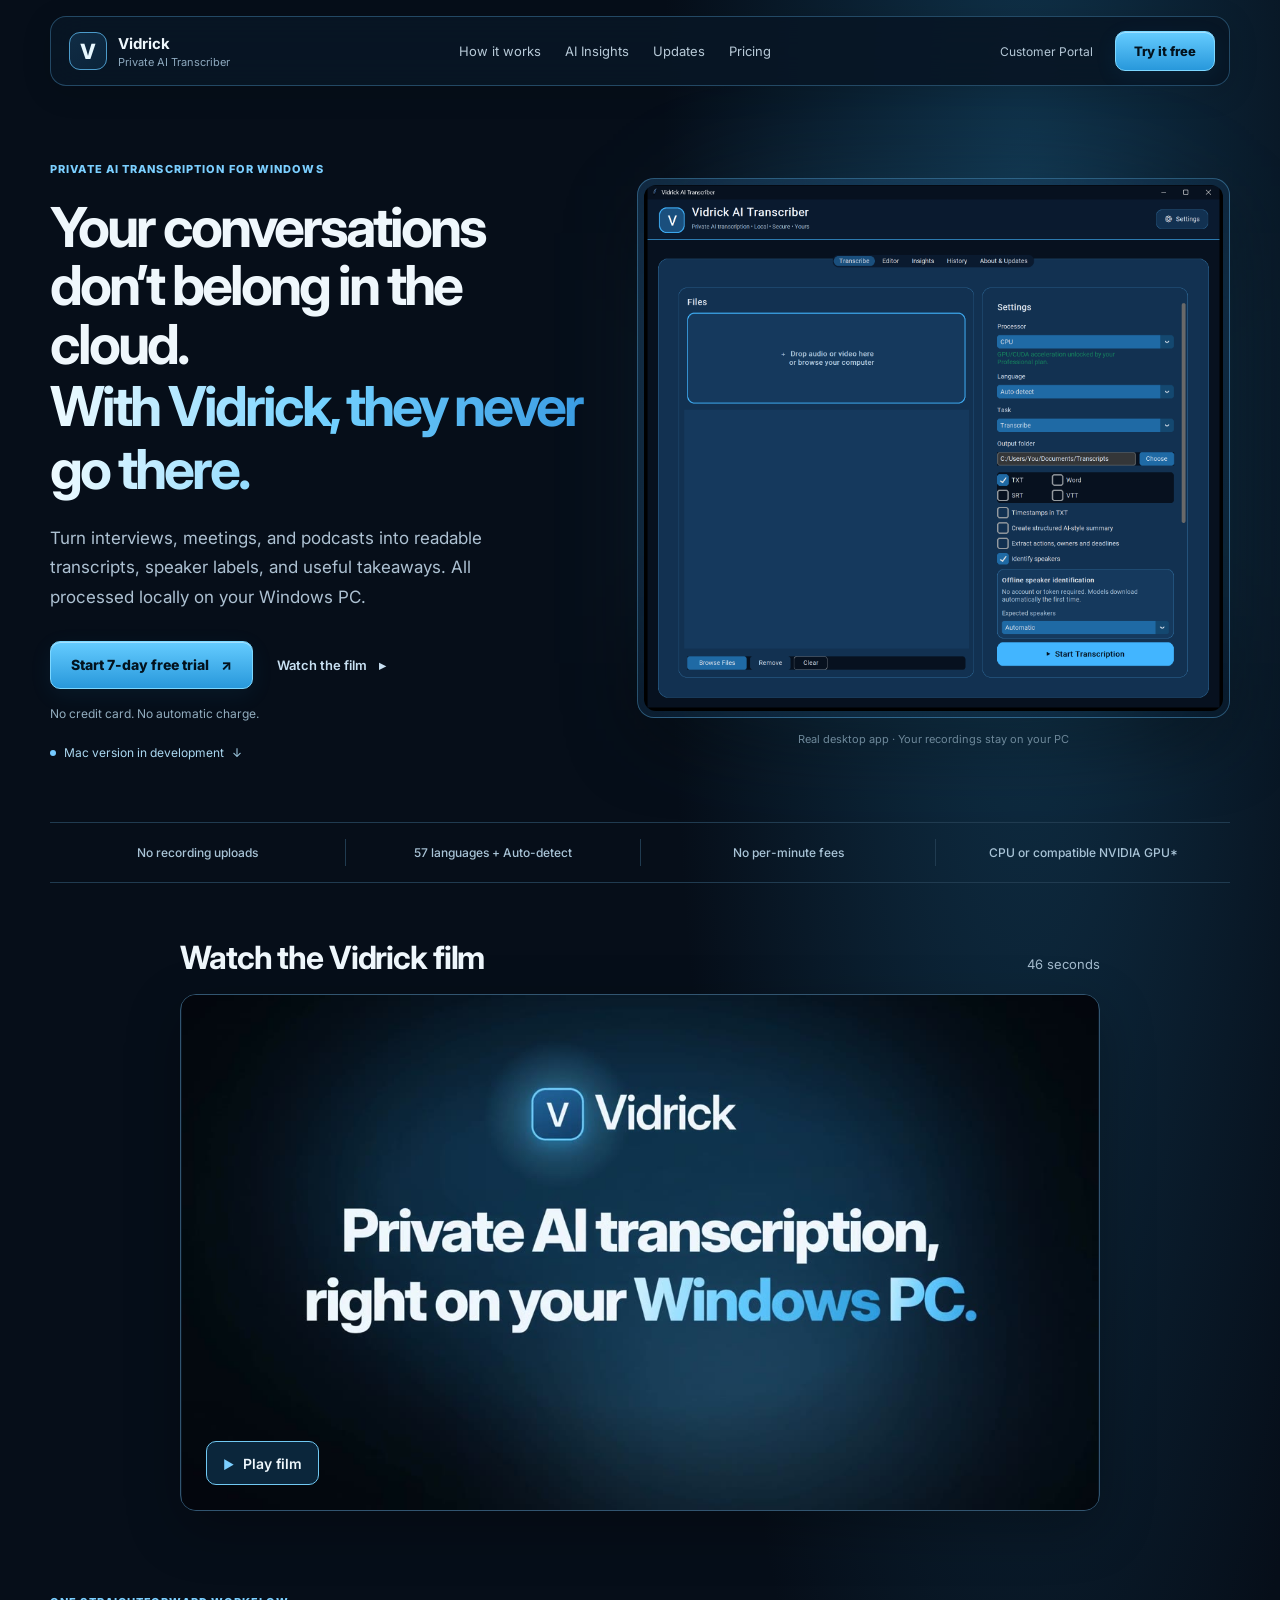
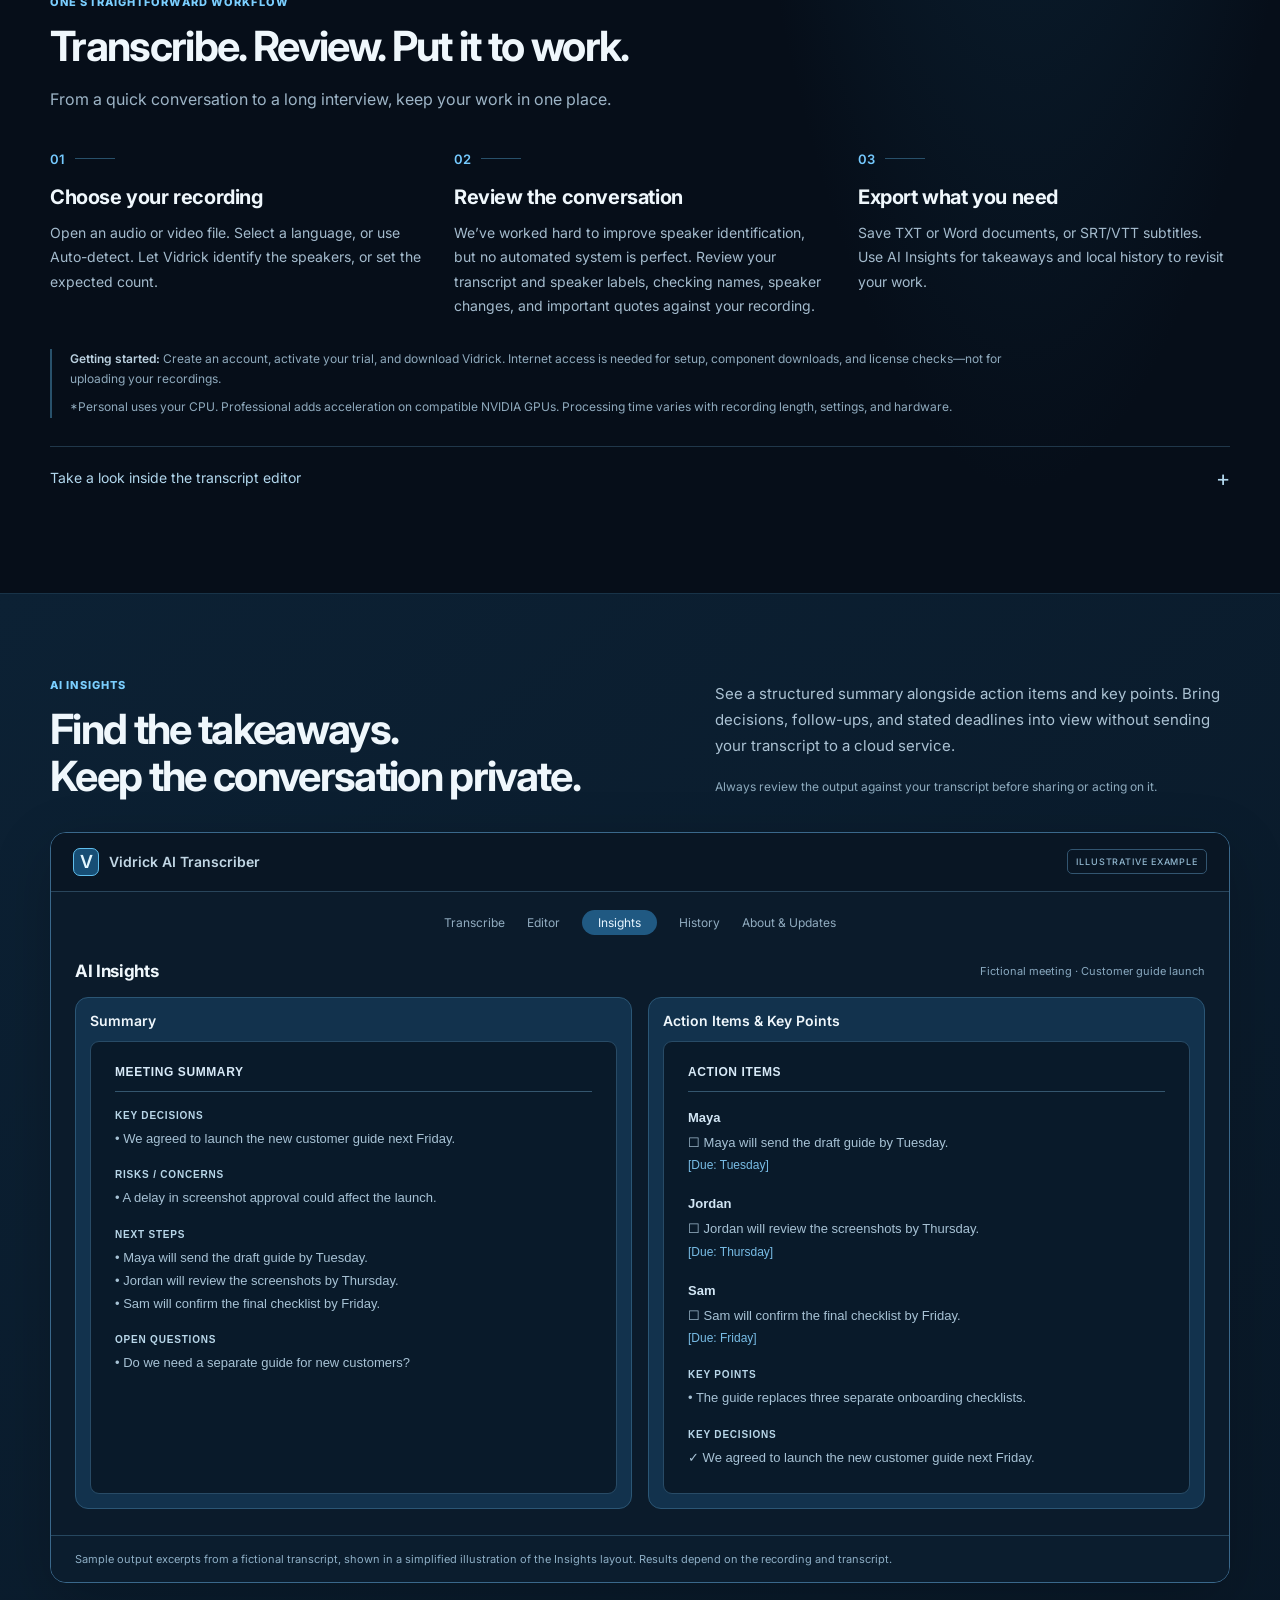
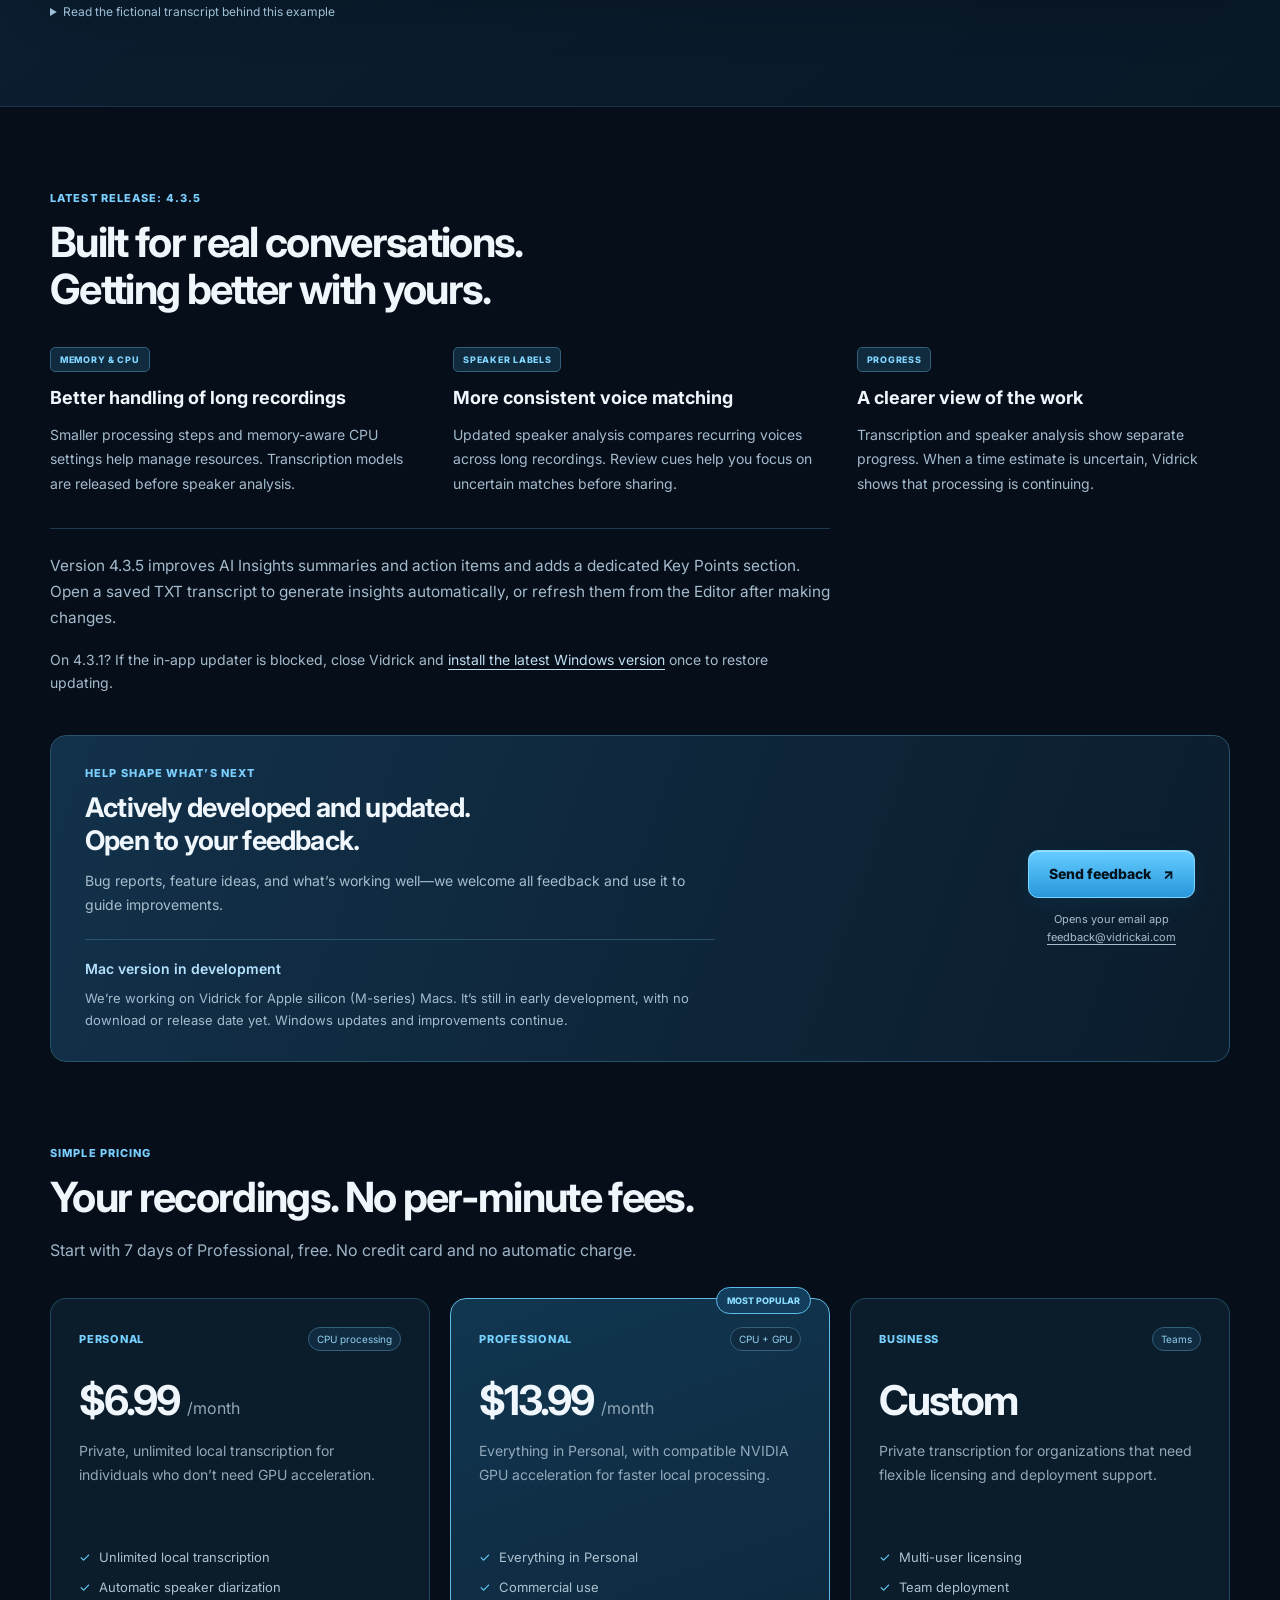
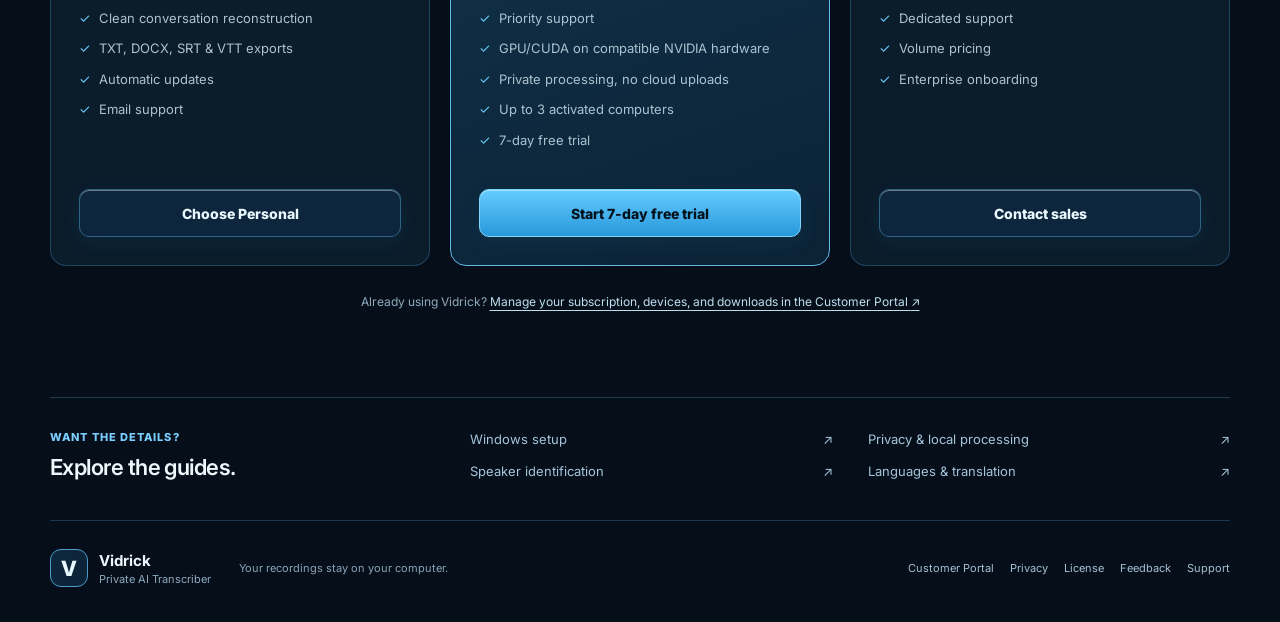
<file: index.html>
<!doctype html>
<html lang="en">
<head>
  <!-- Google Analytics 4 -->
  <script async src="https://www.googletagmanager.com/gtag/js?id=G-VHGM2Q6WC8"></script>
  <script>
    window.dataLayer = window.dataLayer || [];
    function gtag(){dataLayer.push(arguments);}
    gtag('js', new Date());
    gtag('config', 'G-VHGM2Q6WC8');
    gtag('config', 'AW-18422997170', {send_page_view: false, allow_ad_personalization_signals: false});
  </script>

  <meta charset="utf-8">
  <meta name="aitoolnavio-claim" content="c18b67186dbecdb1294b1d483c964bcc">
  <meta name="viewport" content="width=device-width,initial-scale=1">
  <title>Vidrick AI Transcriber | Private Offline AI Transcription for Windows</title>
  <meta name="description" content="Private offline AI transcription software for Windows with 57 selectable languages plus Auto-detect, speaker identification, NVIDIA GPU acceleration, and local processing.">
  <link rel="preconnect" href="https://fonts.googleapis.com">
  <link rel="preconnect" href="https://fonts.gstatic.com" crossorigin>
  <link href="https://fonts.googleapis.com/css2?family=Inter:wght@400;500;600;700;800&display=swap" rel="stylesheet">
  <link rel="stylesheet" href="styles.css?v=2026-10-05">
  <link rel="stylesheet" href="homepage.css?v=2026-11-21-film">
  <meta name="robots" content="index, follow, max-image-preview:large">
  <meta property="og:title" content="Vidrick AI Transcriber | Private Offline AI Transcription for Windows">
  <meta property="og:description" content="Transcribe audio and video locally on Windows with 57 selectable languages plus Auto-detect, speaker identification, and NVIDIA GPU acceleration.">
  <meta property="og:type" content="website">
  <meta property="og:url" content="https://vidrickai.com/">
  <meta property="og:site_name" content="Vidrick AI">
  <meta name="twitter:card" content="summary_large_image">
  <meta name="twitter:title" content="Vidrick AI Transcriber | Private Offline AI Transcription for Windows">
  <meta name="twitter:description" content="Local AI transcription for Windows with 57 selectable languages plus Auto-detect, speaker identification, and NVIDIA GPU acceleration.">
  <link rel="canonical" href="https://vidrickai.com/">
  <script type="application/ld+json">
  {
    "@context": "https://schema.org",
    "@type": "SoftwareApplication",
    "name": "Vidrick AI Transcriber",
    "softwareVersion": "4.3.5",
    "applicationCategory": "MultimediaApplication",
    "operatingSystem": "Windows",
    "url": "https://vidrickai.com/",
    "description": "Private offline AI transcription software for Windows that processes supported audio and video locally and includes speaker identification.",
    "featureList": [
      "Offline local AI transcription",
      "57 selectable transcription languages plus Auto-detect",
      "Audio and video transcription",
      "Speaker identification",
      "NVIDIA GPU acceleration",
      "TXT, Word, SRT and VTT export",
      "Local summaries and action items"
    ]
  }
  </script>
</head>
<body class="marketing-home">
  <a class="skip-link" href="#main">Skip to content</a>
  <header id="top" class="nav shell">
    <a class="brand" href="#top" aria-label="Vidrick home">
      <span class="brand-mark" aria-hidden="true">V</span>
      <span class="brand-copy"><strong>Vidrick</strong><small>Private AI Transcriber</small></span>
    </a>
    <nav class="nav-links" aria-label="Main navigation">
      <a href="#walkthrough">How it works</a><a href="#insights">AI Insights</a><a href="#whats-new">Updates</a><a href="#pricing">Pricing</a>
    </nav>
    <div class="nav-actions">
      <a class="portal-link" href="https://portal.vidrickai.com/">Customer Portal</a>
      <a class="button button-small" href="https://portal.vidrickai.com/register?trial=professional">Try it free</a>
    </div>
  </header>

  <main id="main">
    <section class="hero shell" aria-labelledby="hero-heading">
      <div class="hero-copy">
        <div class="eyebrow">Private AI transcription for Windows</div>
        <h1 id="hero-heading">Your conversations don’t belong in the cloud. <span>With Vidrick, they never go there.</span></h1>
        <p>Turn interviews, meetings, and podcasts into readable transcripts, speaker labels, and useful takeaways. All processed locally on your Windows PC.</p>
        <div class="hero-actions">
          <a class="button" href="https://portal.vidrickai.com/register?trial=professional">Start 7-day free trial <span aria-hidden="true">↗</span></a>
          <a class="text-link" href="#film">Watch the film <span aria-hidden="true">▸</span></a>
        </div>
        <p class="trial-note">No credit card. No automatic charge.</p>
        <p class="platform-note"><a href="#mac-development"><span class="development-dot" aria-hidden="true"></span>Mac version in development <span aria-hidden="true">↓</span></a></p>
      </div>
      <figure class="hero-visual">
        <div class="screenshot-frame hero-shot"><img src="assets/transcribe-versionless.png" width="1810" height="1644" alt="Vidrick desktop app showing local transcription settings and automatic speaker identification" fetchpriority="high"></div>
        <figcaption>Real desktop app · Your recordings stay on your PC</figcaption>
      </figure>
    </section>

    <div class="proof-strip shell" aria-label="At a glance">
      <span>No recording uploads</span><span>57 languages + Auto-detect</span><span>No per-minute fees</span><span>CPU or compatible NVIDIA GPU*</span>
    </div>

    <section id="film" class="film-section shell" aria-labelledby="film-heading">
      <div class="film-feature">
        <header class="film-heading">
          <h2 id="film-heading">Watch the Vidrick film</h2>
          <span>46 seconds</span>
        </header>
        <div class="film-frame">
          <video id="film-player" class="film-player" width="1920" height="1080" controls playsinline preload="none"
            poster="assets/vidrick-film-poster.jpg" aria-labelledby="film-heading">
            <source src="assets/vidrick-film.mp4" type="video/mp4">
            <track kind="captions" src="assets/vidrick-film-en.vtt" srclang="en" label="English">
            <a href="assets/vidrick-film.mp4">Open the Vidrick film (MP4)</a>
          </video>
          <button class="film-play" type="button" aria-controls="film-player" hidden>
            <span aria-hidden="true">▶</span> Play film
          </button>
        </div>
      </div>
    </section>
    <script>
      (() => {
        const player = document.getElementById('film-player');
        const button = document.querySelector('.film-play');
        if (!player.canPlayType?.('video/mp4')) return;

        button.addEventListener('click', () => {
          player.controls = true;
          button.hidden = true;
          player.focus({preventScroll: true});
          player.play().catch(() => {
            // Native controls are available if playback needs another click.
          });
        }, {once: true});
        player.controls = false;
        button.hidden = false;
      })();
    </script>

    <section id="walkthrough" class="walkthrough shell section-space" aria-labelledby="workflow-heading">
      <div class="section-heading compact-heading">
        <div class="eyebrow">One straightforward workflow</div>
        <h2 id="workflow-heading">Transcribe. Review. Put it to work.</h2>
        <p>From a quick conversation to a long interview, keep your work in one place.</p>
      </div>
      <div class="workflow-grid">
        <article id="transcribe"><span class="step-number">01</span><h3>Choose your recording</h3><p>Open an audio or video file. Select a language, or use Auto-detect. Let Vidrick identify the speakers, or set the expected count.</p></article>
        <article id="editor"><span class="step-number">02</span><h3>Review the conversation</h3><p>We’ve worked hard to improve speaker identification, but no automated system is perfect. Review your transcript and speaker labels, checking names, speaker changes, and important quotes against your recording.</p></article>
        <article><span class="step-number">03</span><h3>Export what you need</h3><p>Save TXT or Word documents, or SRT/VTT subtitles. Use AI Insights for takeaways and local history to revisit your work.</p></article>
      </div>
      <div class="setup-note"><p><strong>Getting started:</strong> Create an account, activate your trial, and download Vidrick. Internet access is needed for setup, component downloads, and license checks—not for uploading your recordings.</p><p>*Personal uses your CPU. Professional adds acceleration on compatible NVIDIA GPUs. Processing time varies with recording length, settings, and hardware.</p></div>
      <details class="editor-preview">
        <summary>Take a look inside the transcript editor <span aria-hidden="true">+</span></summary>
        <figure class="screenshot-frame"><img src="assets/editor-versionless.png" width="1810" height="1644" alt="Vidrick's transcript editor for reviewing and correcting your transcript" loading="lazy"></figure>
      </details>
    </section>

    <section id="insights" class="insights-section section-space" aria-labelledby="insights-heading">
      <div class="shell">
        <div class="insights-intro">
          <div class="section-heading compact-heading"><div class="eyebrow">AI Insights</div><h2 id="insights-heading">Find the takeaways.<br>Keep the conversation private.</h2></div>
          <div class="insights-description"><p>See a structured summary alongside action items and key points. Bring decisions, follow-ups, and stated deadlines into view without sending your transcript to a cloud service.</p><p class="review-note">Always review the output against your transcript before sharing or acting on it.</p></div>
        </div>

        <figure class="insights-example" aria-labelledby="example-caption">
          <div class="example-toolbar"><span><span class="mini-brand" aria-hidden="true">V</span> Vidrick AI Transcriber</span><span class="example-label">ILLUSTRATIVE EXAMPLE</span></div>
          <div class="example-tabs" aria-hidden="true"><span>Transcribe</span><span>Editor</span><span class="selected">Insights</span><span>History</span><span>About &amp; Updates</span></div>
          <div class="example-content">
            <div class="example-heading"><h3>AI Insights</h3><span>Fictional meeting · Customer guide launch</span></div>
            <div class="insights-panels">
              <section class="insights-panel" aria-labelledby="summary-label"><h4 id="summary-label">Summary</h4><div class="insights-paper">
                <div class="report-title">MEETING SUMMARY</div>
                <div class="report-section"><h5>KEY DECISIONS</h5><p>• We agreed to launch the new customer guide next Friday.</p></div>
                <div class="report-section"><h5>RISKS / CONCERNS</h5><p>• A delay in screenshot approval could affect the launch.</p></div>
                <div class="report-section"><h5>NEXT STEPS</h5><p>• Maya will send the draft guide by Tuesday.<br>• Jordan will review the screenshots by Thursday.<br>• Sam will confirm the final checklist by Friday.</p></div>
                <div class="report-section"><h5>OPEN QUESTIONS</h5><p>• Do we need a separate guide for new customers?</p></div>
              </div></section>
              <section class="insights-panel" aria-labelledby="actions-label"><h4 id="actions-label">Action Items &amp; Key Points</h4><div class="insights-paper">
                <div class="report-title">ACTION ITEMS</div>
                <div class="report-section"><h5 class="owner">Maya</h5><p>☐ Maya will send the draft guide by Tuesday.<br><span class="due">[Due: Tuesday]</span></p></div>
                <div class="report-section"><h5 class="owner">Jordan</h5><p>☐ Jordan will review the screenshots by Thursday.<br><span class="due">[Due: Thursday]</span></p></div>
                <div class="report-section"><h5 class="owner">Sam</h5><p>☐ Sam will confirm the final checklist by Friday.<br><span class="due">[Due: Friday]</span></p></div>
                <div class="report-section"><h5>KEY POINTS</h5><p>• The guide replaces three separate onboarding checklists.</p></div>
                <div class="report-section"><h5>KEY DECISIONS</h5><p>✓ We agreed to launch the new customer guide next Friday.</p></div>
              </div></section>
            </div>
          </div>
          <figcaption id="example-caption">Sample output excerpts from a fictional transcript, shown in a simplified illustration of the Insights layout. Results depend on the recording and transcript.</figcaption>
        </figure>
        <details class="sample-transcript"><summary>Read the fictional transcript behind this example</summary><p>We agreed to launch the new customer guide next Friday. The guide replaces three separate onboarding checklists. Maya will send the draft guide by Tuesday. Jordan will review the screenshots by Thursday. Sam will confirm the final checklist by Friday. A delay in screenshot approval could affect the launch. Do we need a separate guide for new customers?</p></details>
      </div>
    </section>

    <section id="whats-new" class="shell section-space" aria-labelledby="updates-heading">
      <div class="section-heading compact-heading"><div class="eyebrow">Latest release: 4.3.5</div><h2 id="updates-heading">Built for real conversations.<br>Getting better with yours.</h2></div>
      <div class="update-grid">
        <article><span class="update-badge">MEMORY &amp; CPU</span><h3>Better handling of long recordings</h3><p>Smaller processing steps and memory-aware CPU settings help manage resources. Transcription models are released before speaker analysis.</p></article>
        <article><span class="update-badge">SPEAKER LABELS</span><h3>More consistent voice matching</h3><p>Updated speaker analysis compares recurring voices across long recordings. Review cues help you focus on uncertain matches before sharing.</p></article>
        <article><span class="update-badge">PROGRESS</span><h3>A clearer view of the work</h3><p>Transcription and speaker analysis show separate progress. When a time estimate is uncertain, Vidrick shows that processing is continuing.</p></article>
      </div>
      <div class="release-notes">
        <p>Version 4.3.5 improves AI Insights summaries and action items and adds a dedicated Key Points section. Open a saved TXT transcript to generate insights automatically, or refresh them from the Editor after making changes.</p>
        <p class="update-recovery">On 4.3.1? If the in-app updater is blocked, close Vidrick and <a href="/download">install the latest Windows version</a> once to restore updating.</p>
      </div>
      <aside id="feedback" class="feedback-callout" aria-labelledby="feedback-heading">
        <div class="feedback-copy"><div class="eyebrow">Help shape what’s next</div><h3 id="feedback-heading">Actively developed and updated.<br>Open to your feedback.</h3><p>Bug reports, feature ideas, and what’s working well—we welcome all feedback and use it to guide improvements.</p>
          <div id="mac-development" class="mac-development" aria-labelledby="mac-development-heading"><h4 id="mac-development-heading">Mac version in development</h4><p>We’re working on Vidrick for Apple silicon (M-series) Macs. It’s still in early development, with no download or release date yet. Windows updates and improvements continue.</p></div>
        </div>
        <div class="feedback-actions"><a class="button" href="mailto:feedback@vidrickai.com" aria-describedby="feedback-email-help">Send feedback <span aria-hidden="true">↗</span></a><p id="feedback-email-help">Opens your email app<br><a href="mailto:feedback@vidrickai.com">feedback@vidrickai.com</a></p></div>
      </aside>
    </section>

    <section id="pricing" class="shell section-space pricing-section" aria-labelledby="pricing-heading">
      <div class="section-heading compact-heading"><div class="eyebrow">Simple pricing</div><h2 id="pricing-heading">Your recordings. No per-minute fees.</h2><p>Start with 7 days of Professional, free. No credit card and no automatic charge.</p></div>
      <div class="pricing-grid">
        <article class="price-card glass"><div class="price-top"><span>PERSONAL</span><small>CPU processing</small></div><div class="price"><strong>$6.99</strong><span>/month</span></div><p>Private, unlimited local transcription for individuals who don’t need GPU acceleration.</p><ul><li>Unlimited local transcription</li><li>Automatic speaker diarization</li><li>Clean conversation reconstruction</li><li>TXT, DOCX, SRT &amp; VTT exports</li><li>Automatic updates</li><li>Email support</li></ul><a class="button button-secondary full" href="https://portal.vidrickai.com/register">Choose Personal</a></article>
        <article class="price-card glass featured"><div class="popular">MOST POPULAR</div><div class="price-top"><span>PROFESSIONAL</span><small>CPU + GPU</small></div><div class="price"><strong>$13.99</strong><span>/month</span></div><p>Everything in Personal, with compatible NVIDIA GPU acceleration for faster local processing.</p><ul><li>Everything in Personal</li><li>Commercial use</li><li>Priority support</li><li>GPU/CUDA on compatible NVIDIA hardware</li><li>Private processing, no cloud uploads</li><li>Up to 3 activated computers</li><li>7-day free trial</li></ul><a class="button full" href="https://portal.vidrickai.com/register?trial=professional">Start 7-day free trial</a></article>
        <article class="price-card glass"><div class="price-top"><span>BUSINESS</span><small>Teams</small></div><div class="price"><strong>Custom</strong></div><p>Private transcription for organizations that need flexible licensing and deployment support.</p><ul><li>Multi-user licensing</li><li>Team deployment</li><li>Dedicated support</li><li>Volume pricing</li><li>Enterprise onboarding</li></ul><a class="button button-secondary full" href="mailto:sales@vidrickai.com?subject=Vidrick%20AI%20Business%20Inquiry">Contact sales</a></article>
      </div>
      <p class="portal-note">Already using Vidrick? <a href="https://portal.vidrickai.com/">Manage your subscription, devices, and downloads in the Customer Portal <span aria-hidden="true">↗</span></a></p>
    </section>

    <aside id="guides" class="guides-compact shell" aria-labelledby="guides-heading"><div><div class="eyebrow">Want the details?</div><h2 id="guides-heading">Explore the guides.</h2></div><nav aria-label="Transcription guides"><a href="offline-ai-transcription-windows.html">Windows setup <span aria-hidden="true">↗</span></a><a href="private-local-transcription.html">Privacy &amp; local processing <span aria-hidden="true">↗</span></a><a href="offline-speaker-diarization.html">Speaker identification <span aria-hidden="true">↗</span></a><a href="multilingual-transcription.html">Languages &amp; translation <span aria-hidden="true">↗</span></a></nav></aside>
  </main>
  <footer class="footer shell"><a class="brand" href="#top"><span class="brand-mark" aria-hidden="true">V</span><span class="brand-copy"><strong>Vidrick</strong><small>Private AI Transcriber</small></span></a><p>Your recordings stay on your computer.</p><nav class="footer-links" aria-label="Footer"><a href="https://portal.vidrickai.com/">Customer Portal</a><a href="privacy.html">Privacy</a><a href="eula.html">License</a><a href="mailto:feedback@vidrickai.com">Feedback</a><a href="mailto:support@vidrickai.com?subject=Vidrick%20AI%20Support">Support</a></nav></footer>
  <script>
    const observer = new IntersectionObserver(entries => {
      entries.forEach(entry => {
        if (entry.isIntersecting) entry.target.classList.add('visible');
      });
    }, { threshold: 0.12 });
    document.querySelectorAll('.reveal').forEach(el => observer.observe(el));
  </script>
  <!-- Vidrick conversion tracking -->
  <script>
  (function(){
    function track(n,p){if(typeof gtag==='function')gtag('event',n,Object.assign({page_location:location.href,page_title:document.title},p||{}));}
    function text(a){return(a.textContent||'').replace(/\s+/g,' ').trim().slice(0,100);}
    document.addEventListener('click',function(e){
      var a=e.target.closest('a[href]');if(!a)return;var u;
      try{u=new URL(a.getAttribute('href'),location.href).href}catch(_){u=a.getAttribute('href')||''}
      var l=u.toLowerCase(),t=text(a);
      if(l.indexOf('portal.vidrickai.com/register?trial=professional')!==-1)return track('professional_trial_click',{link_url:u,link_text:t});
      if(l.indexOf('portal.vidrickai.com/register')!==-1)return track('personal_signup_click',{link_url:u,link_text:t});
      if(l.indexOf('portal.vidrickai.com')!==-1)return track('customer_portal_click',{link_url:u,link_text:t});
      if(/\.(exe|msi|zip)(\?|#|$)/i.test(l)||/download/i.test(t))track('download_click',{link_url:u,link_text:t});
    });
    var p=document.getElementById('pricing');
    if(p&&'IntersectionObserver'in window){var seen=false,o=new IntersectionObserver(function(es){es.forEach(function(e){if(!seen&&e.isIntersecting&&e.intersectionRatio>=.35){seen=true;track('pricing_view',{section_id:'pricing'});o.disconnect();}})},{threshold:[.35]});o.observe(p);}
  })();
  </script>

</body>
</html>
</file>
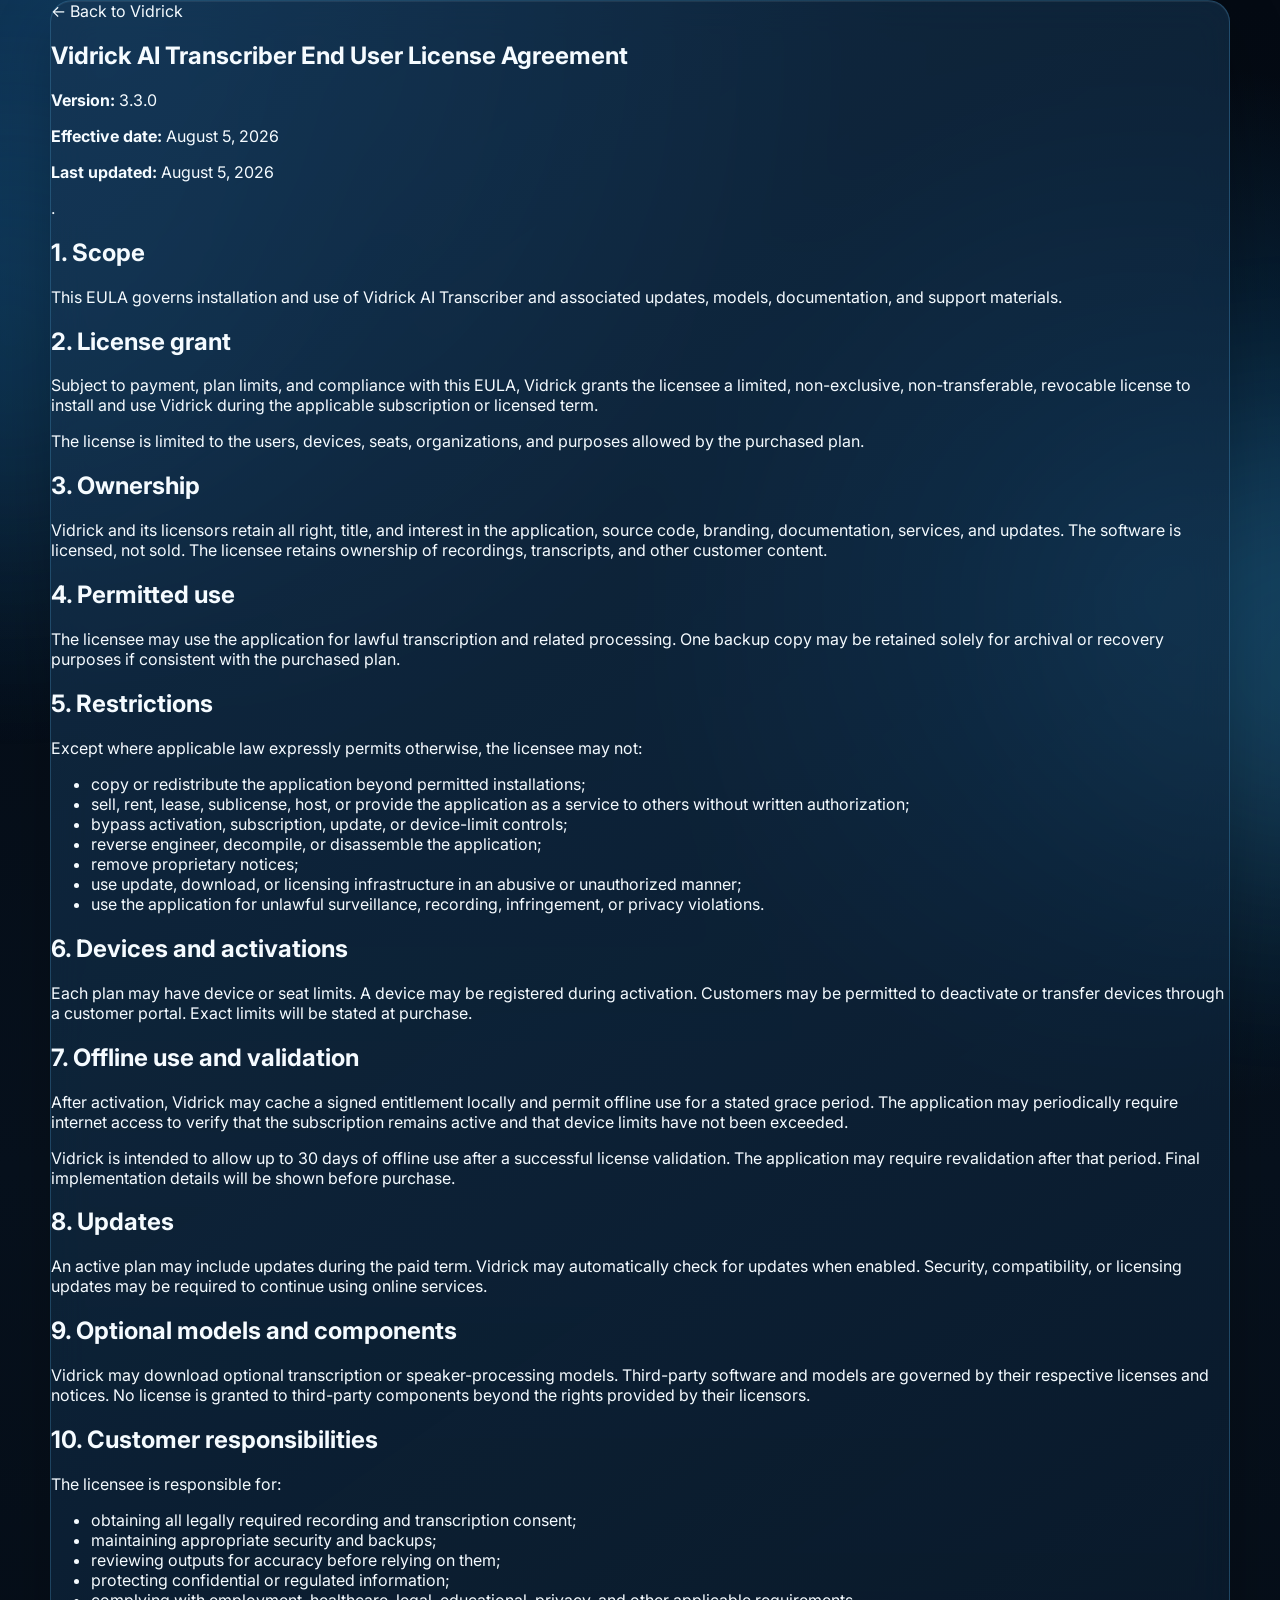
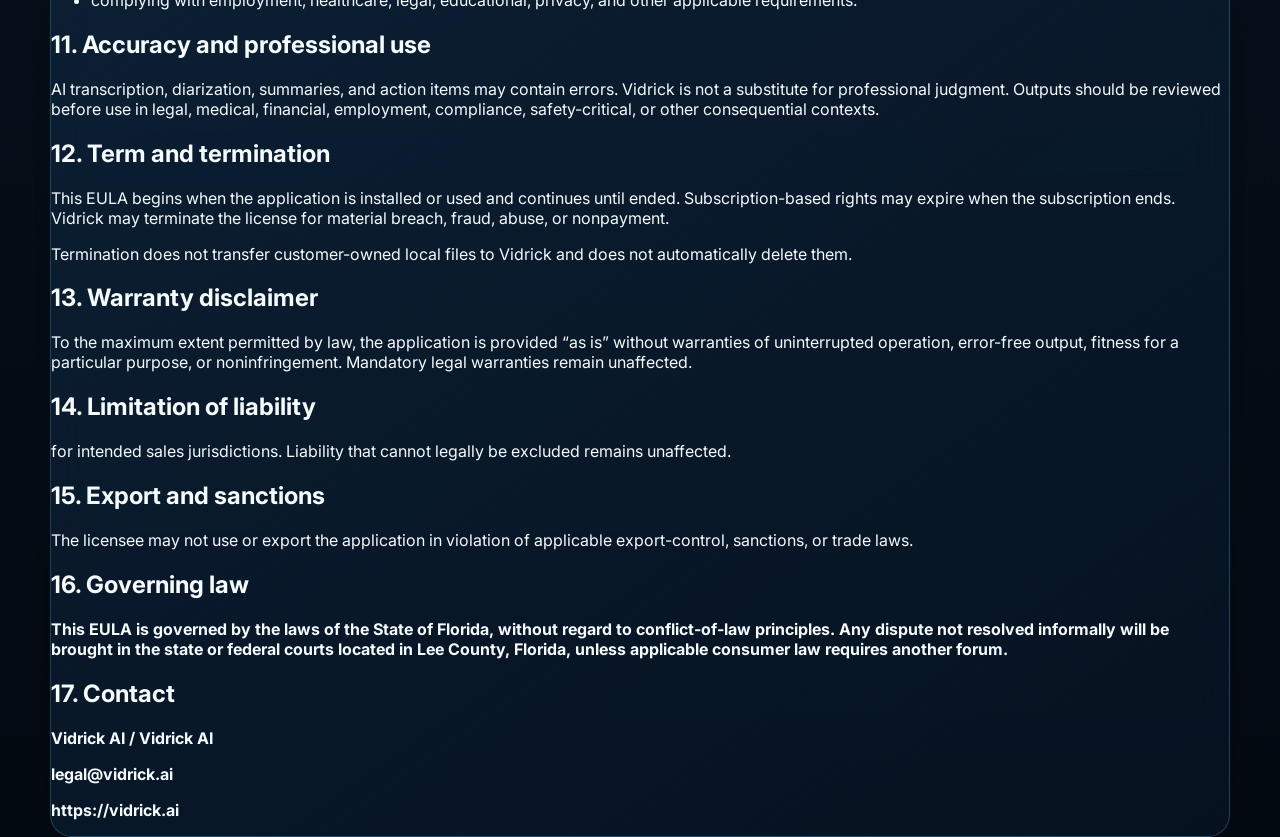
<file: eula.html>
<!doctype html>
<html lang="en">
<head>
  <!-- Google Analytics 4 -->
  <script async src="https://www.googletagmanager.com/gtag/js?id=G-VHGM2Q6WC8"></script>
  <script>
    window.dataLayer = window.dataLayer || [];
    function gtag(){dataLayer.push(arguments);}
    gtag('js', new Date());
    gtag('config', 'G-VHGM2Q6WC8');
  </script>

  <meta charset="utf-8">
  <meta name="viewport" content="width=device-width,initial-scale=1">
  <title>End User License Agreement | Vidrick</title>
  <meta name="theme-color" content="#07111d">
  <link rel="preconnect" href="https://fonts.googleapis.com">
  <link rel="preconnect" href="https://fonts.gstatic.com" crossorigin>
  <link href="https://fonts.googleapis.com/css2?family=Inter:wght@400;500;600;700;800&display=swap" rel="stylesheet">
  <link rel="stylesheet" href="styles.css">
</head>
<body>
  <div class="ambient ambient-one"></div>
  <div class="ambient ambient-two"></div>
  <main class="legal-page shell">
    <article class="legal-card glass">
      <a class="legal-back" href="index.html">← Back to Vidrick</a>
      <h1>Vidrick AI Transcriber End User License Agreement</h1>
<p><strong>Version:</strong> 3.3.0</p>
<p><strong>Effective date:</strong> August 5, 2026</p>
<p><strong>Last updated:</strong> August 5, 2026</p>
<p>.</p>
<h2>1. Scope</h2>
<p>This EULA governs installation and use of Vidrick AI Transcriber and associated updates, models, documentation, and support materials.</p>
<h2>2. License grant</h2>
<p>Subject to payment, plan limits, and compliance with this EULA, Vidrick grants the licensee a limited, non-exclusive, non-transferable, revocable license to install and use Vidrick during the applicable subscription or licensed term.</p>
<p>The license is limited to the users, devices, seats, organizations, and purposes allowed by the purchased plan.</p>
<h2>3. Ownership</h2>
<p>Vidrick and its licensors retain all right, title, and interest in the application, source code, branding, documentation, services, and updates. The software is licensed, not sold. The licensee retains ownership of recordings, transcripts, and other customer content.</p>
<h2>4. Permitted use</h2>
<p>The licensee may use the application for lawful transcription and related processing. One backup copy may be retained solely for archival or recovery purposes if consistent with the purchased plan.</p>
<h2>5. Restrictions</h2>
<p>Except where applicable law expressly permits otherwise, the licensee may not:</p>
<ul>
<li>copy or redistribute the application beyond permitted installations;</li>
<li>sell, rent, lease, sublicense, host, or provide the application as a service to others without written authorization;</li>
<li>bypass activation, subscription, update, or device-limit controls;</li>
<li>reverse engineer, decompile, or disassemble the application;</li>
<li>remove proprietary notices;</li>
<li>use update, download, or licensing infrastructure in an abusive or unauthorized manner;</li>
<li>use the application for unlawful surveillance, recording, infringement, or privacy violations.</li>
</ul>
<h2>6. Devices and activations</h2>
<p>Each plan may have device or seat limits. A device may be registered during activation. Customers may be permitted to deactivate or transfer devices through a customer portal. Exact limits will be stated at purchase.</p>
<h2>7. Offline use and validation</h2>
<p>After activation, Vidrick may cache a signed entitlement locally and permit offline use for a stated grace period. The application may periodically require internet access to verify that the subscription remains active and that device limits have not been exceeded.</p>
<p>Vidrick is intended to allow up to 30 days of offline use after a successful license validation. The application may require revalidation after that period. Final implementation details will be shown before purchase.</p>
<h2>8. Updates</h2>
<p>An active plan may include updates during the paid term. Vidrick may automatically check for updates when enabled. Security, compatibility, or licensing updates may be required to continue using online services.</p>
<h2>9. Optional models and components</h2>
<p>Vidrick may download optional transcription or speaker-processing models. Third-party software and models are governed by their respective licenses and notices. No license is granted to third-party components beyond the rights provided by their licensors.</p>
<h2>10. Customer responsibilities</h2>
<p>The licensee is responsible for:</p>
<ul>
<li>obtaining all legally required recording and transcription consent;</li>
<li>maintaining appropriate security and backups;</li>
<li>reviewing outputs for accuracy before relying on them;</li>
<li>protecting confidential or regulated information;</li>
<li>complying with employment, healthcare, legal, educational, privacy, and other applicable requirements.</li>
</ul>
<h2>11. Accuracy and professional use</h2>
<p>AI transcription, diarization, summaries, and action items may contain errors. Vidrick is not a substitute for professional judgment. Outputs should be reviewed before use in legal, medical, financial, employment, compliance, safety-critical, or other consequential contexts.</p>
<h2>12. Term and termination</h2>
<p>This EULA begins when the application is installed or used and continues until ended. Subscription-based rights may expire when the subscription ends. Vidrick may terminate the license for material breach, fraud, abuse, or nonpayment.</p>
<p>Termination does not transfer customer-owned local files to Vidrick and does not automatically delete them.</p>
<h2>13. Warranty disclaimer</h2>
<p>To the maximum extent permitted by law, the application is provided “as is” without warranties of uninterrupted operation, error-free output, fitness for a particular purpose, or noninfringement. Mandatory legal warranties remain unaffected.</p>
<h2>14. Limitation of liability</h2>
<p>for intended sales jurisdictions. Liability that cannot legally be excluded remains unaffected.</p>
<h2>15. Export and sanctions</h2>
<p>The licensee may not use or export the application in violation of applicable export-control, sanctions, or trade laws.</p>
<h2>16. Governing law</h2>
<p><strong>This EULA is governed by the laws of the State of Florida, without regard to conflict-of-law principles. Any dispute not resolved informally will be brought in the state or federal courts located in Lee County, Florida, unless applicable consumer law requires another forum.</strong></p>
<h2>17. Contact</h2>
<p><strong>Vidrick AI / Vidrick AI</strong></p>
<p><strong>legal@vidrick.ai</strong></p>
<p><strong>https://vidrick.ai</strong></p>
    </article>
  </main>
</body>
</html>
</file>
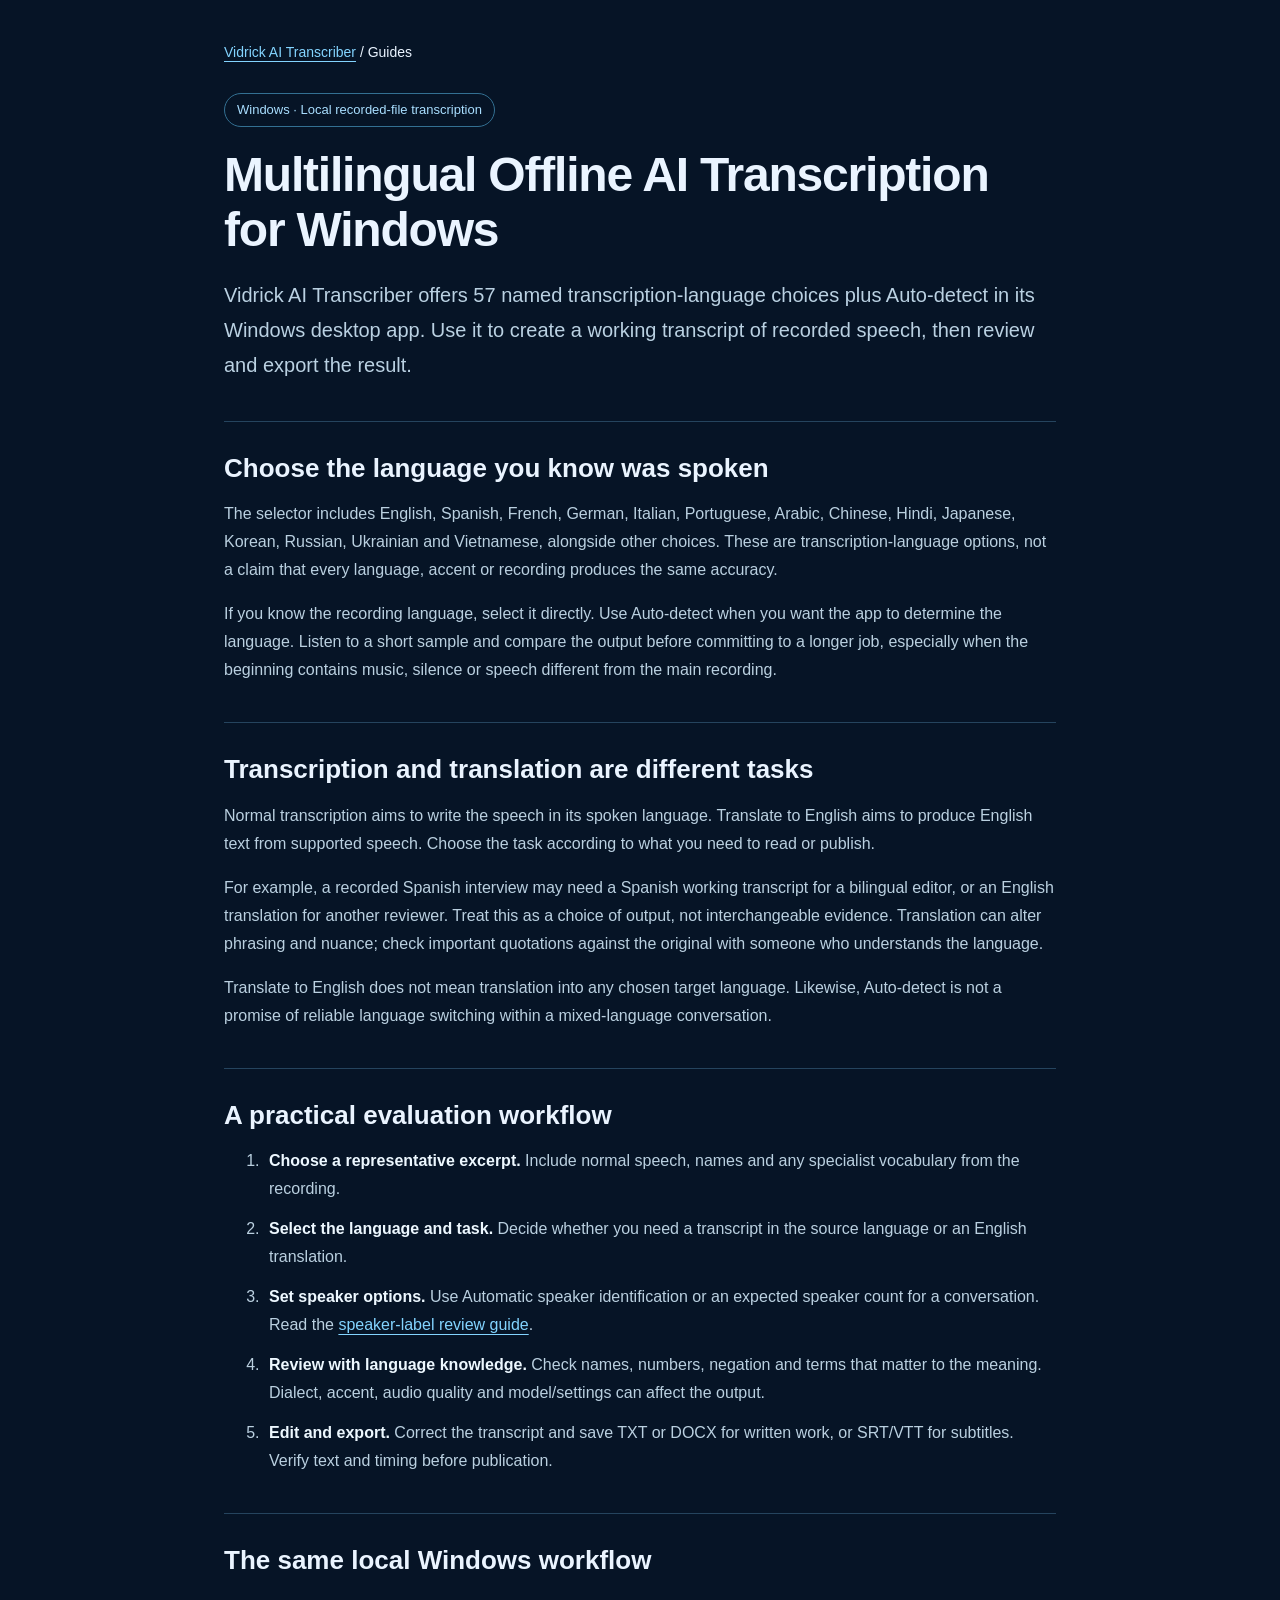
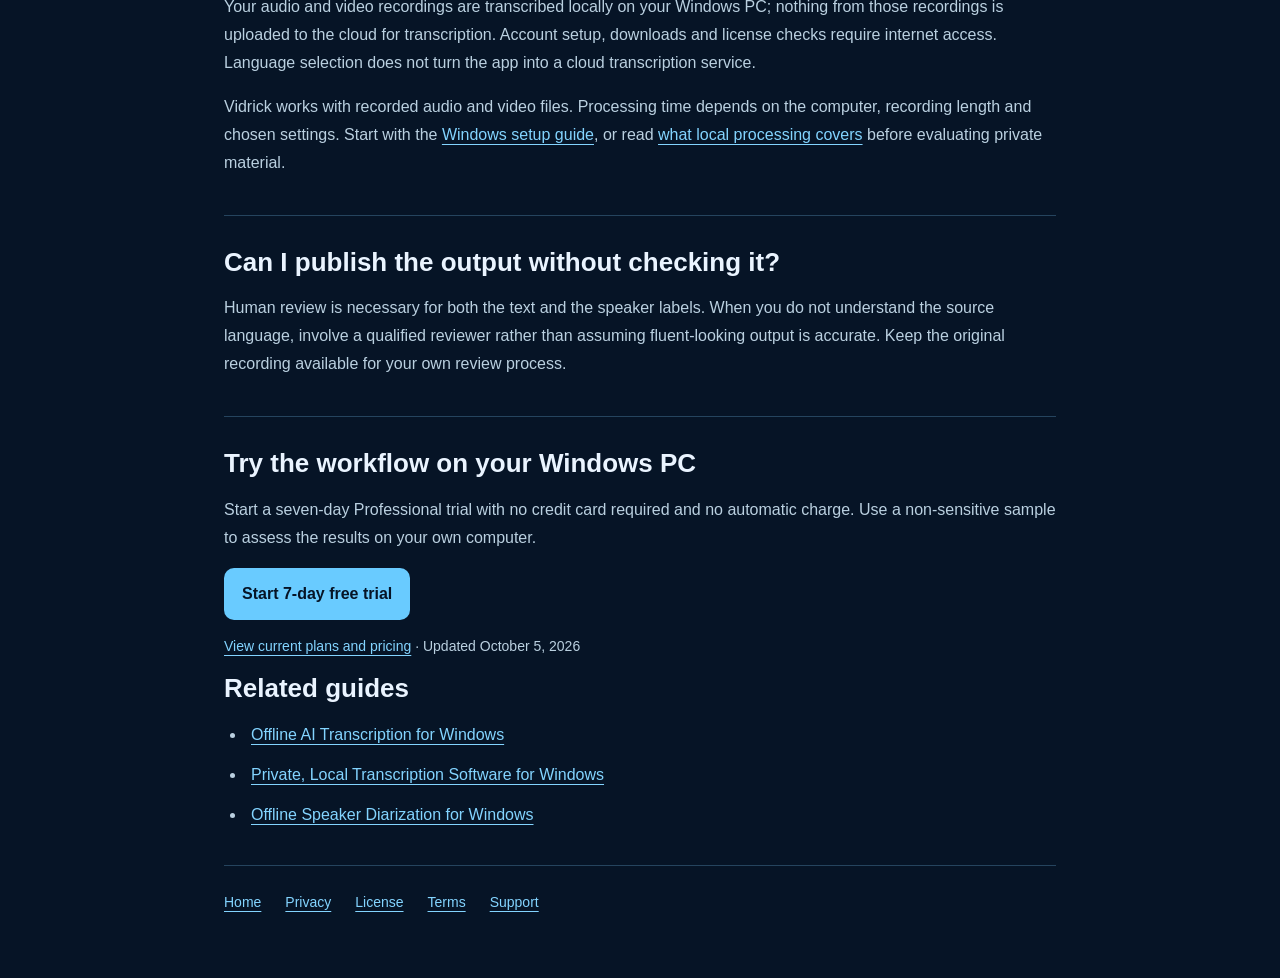
<file: multilingual-transcription.html>
<!doctype html>
<html lang="en"><head>
<meta charset="utf-8"><meta name="viewport" content="width=device-width,initial-scale=1">
<title>Multilingual Offline AI Transcription for Windows | Vidrick AI</title>
<meta name="description" content="Transcribe locally in 57 selectable languages plus Auto-detect. Learn how language selection differs from Translate to English and how to review multilingual output.">
<meta name="robots" content="index, follow, max-image-preview:large">
<link rel="canonical" href="https://vidrickai.com/multilingual-transcription.html">
<link rel="stylesheet" href="guides.css?v=2026-10-05">
<script async src="https://www.googletagmanager.com/gtag/js?id=G-VHGM2Q6WC8"></script>
<script>window.dataLayer=window.dataLayer||[];function gtag(){dataLayer.push(arguments);}gtag('js',new Date());gtag('config','G-VHGM2Q6WC8');gtag('config','AW-18422997170',{send_page_view:false,allow_ad_personalization_signals:false});</script>
<script type="application/ld+json">{"@context": "https://schema.org", "@type": "BreadcrumbList", "itemListElement": [{"@type": "ListItem", "position": 1, "name": "Vidrick AI Transcriber", "item": "https://vidrickai.com/"}, {"@type": "ListItem", "position": 2, "name": "Multilingual Offline AI Transcription for Windows", "item": "https://vidrickai.com/multilingual-transcription.html"}]}</script>
</head><body><main>
<nav class="breadcrumbs" aria-label="Breadcrumb"><a href="/">Vidrick AI Transcriber</a> / Guides</nav>
<span class="badge">Windows · Local recorded-file transcription</span>
<h1>Multilingual Offline AI Transcription for Windows</h1>

<p class="lead">Vidrick AI Transcriber offers 57 named transcription-language choices plus Auto-detect in its Windows desktop app. Use it to create a working transcript of recorded speech, then review and export the result.</p>
<section><h2>Choose the language you know was spoken</h2>
<p>The selector includes English, Spanish, French, German, Italian, Portuguese, Arabic, Chinese, Hindi, Japanese, Korean, Russian, Ukrainian and Vietnamese, alongside other choices. These are transcription-language options, not a claim that every language, accent or recording produces the same accuracy.</p>
<p>If you know the recording language, select it directly. Use Auto-detect when you want the app to determine the language. Listen to a short sample and compare the output before committing to a longer job, especially when the beginning contains music, silence or speech different from the main recording.</p></section>
<section><h2>Transcription and translation are different tasks</h2>
<p>Normal transcription aims to write the speech in its spoken language. Translate to English aims to produce English text from supported speech. Choose the task according to what you need to read or publish.</p>
<p>For example, a recorded Spanish interview may need a Spanish working transcript for a bilingual editor, or an English translation for another reviewer. Treat this as a choice of output, not interchangeable evidence. Translation can alter phrasing and nuance; check important quotations against the original with someone who understands the language.</p>
<p>Translate to English does not mean translation into any chosen target language. Likewise, Auto-detect is not a promise of reliable language switching within a mixed-language conversation.</p></section>
<section><h2>A practical evaluation workflow</h2><ol>
<li><strong>Choose a representative excerpt.</strong> Include normal speech, names and any specialist vocabulary from the recording.</li>
<li><strong>Select the language and task.</strong> Decide whether you need a transcript in the source language or an English translation.</li>
<li><strong>Set speaker options.</strong> Use Automatic speaker identification or an expected speaker count for a conversation. Read the <a href="offline-speaker-diarization.html">speaker-label review guide</a>.</li>
<li><strong>Review with language knowledge.</strong> Check names, numbers, negation and terms that matter to the meaning. Dialect, accent, audio quality and model/settings can affect the output.</li>
<li><strong>Edit and export.</strong> Correct the transcript and save TXT or DOCX for written work, or SRT/VTT for subtitles. Verify text and timing before publication.</li></ol></section>
<section><h2>The same local Windows workflow</h2>
<p>Your audio and video recordings are transcribed locally on your Windows PC; nothing from those recordings is uploaded to the cloud for transcription. Account setup, downloads and license checks require internet access. Language selection does not turn the app into a cloud transcription service.</p>
<p>Vidrick works with recorded audio and video files. Processing time depends on the computer, recording length and chosen settings. Start with the <a href="offline-ai-transcription-windows.html">Windows setup guide</a>, or read <a href="private-local-transcription.html">what local processing covers</a> before evaluating private material.</p></section>
<section><h2>Can I publish the output without checking it?</h2>
<p>Human review is necessary for both the text and the speaker labels. When you do not understand the source language, involve a qualified reviewer rather than assuming fluent-looking output is accurate. Keep the original recording available for your own review process.</p></section>

<section aria-labelledby="try-heading"><h2 id="try-heading">Try the workflow on your Windows PC</h2>
<p>Start a seven-day Professional trial with no credit card required and no automatic charge. Use a non-sensitive sample to assess the results on your own computer.</p>
<a class="cta" href="https://portal.vidrickai.com/register?trial=professional">Start 7-day free trial</a>
<p class="note"><a href="/#pricing">View current plans and pricing</a> · Updated October 5, 2026</p></section>
<nav class="related" aria-label="Related guides"><h2>Related guides</h2><ul><li><a href="offline-ai-transcription-windows.html">Offline AI Transcription for Windows</a></li><li><a href="private-local-transcription.html">Private, Local Transcription Software for Windows</a></li><li><a href="offline-speaker-diarization.html">Offline Speaker Diarization for Windows</a></li></ul></nav>
<footer class="guide-footer"><a href="/">Home</a><a href="privacy.html">Privacy</a><a href="eula.html">License</a><a href="terms.html">Terms</a><a href="mailto:support@vidrickai.com">Support</a></footer>
</main></body></html>
</file>
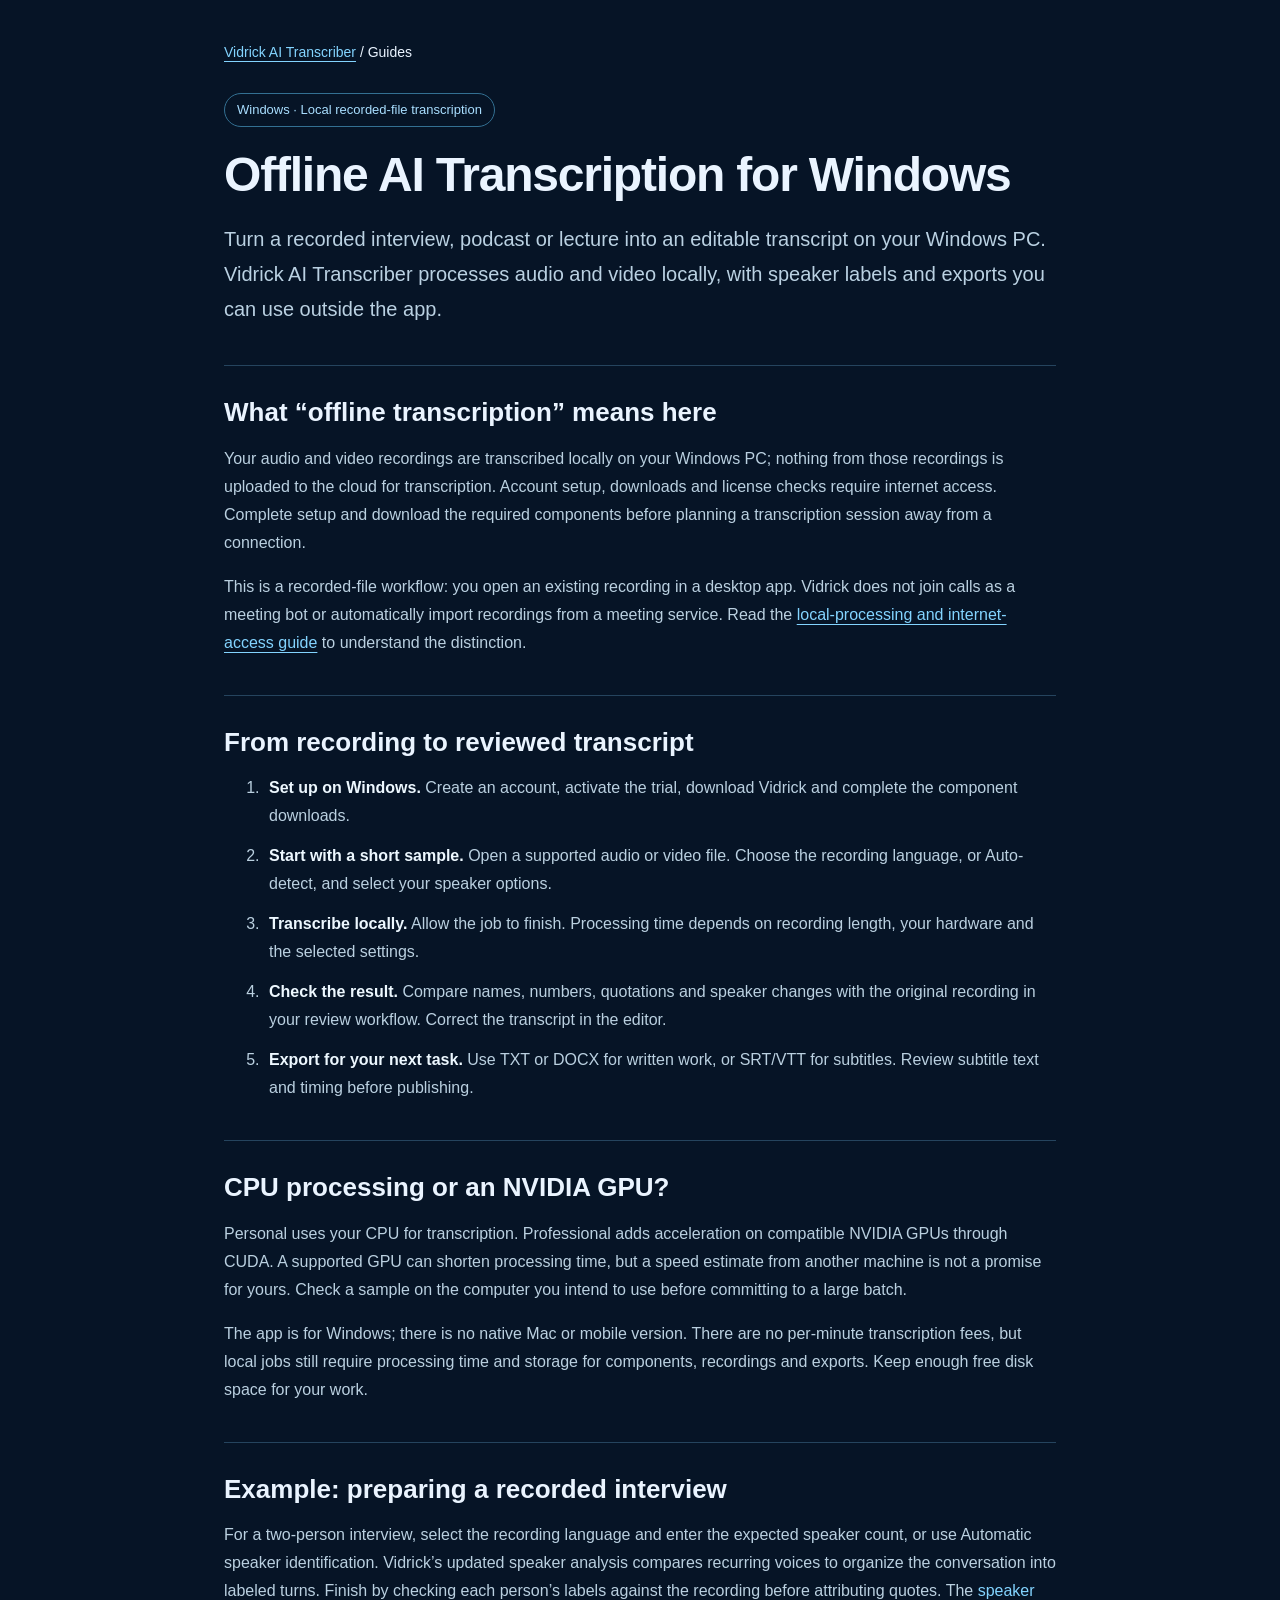
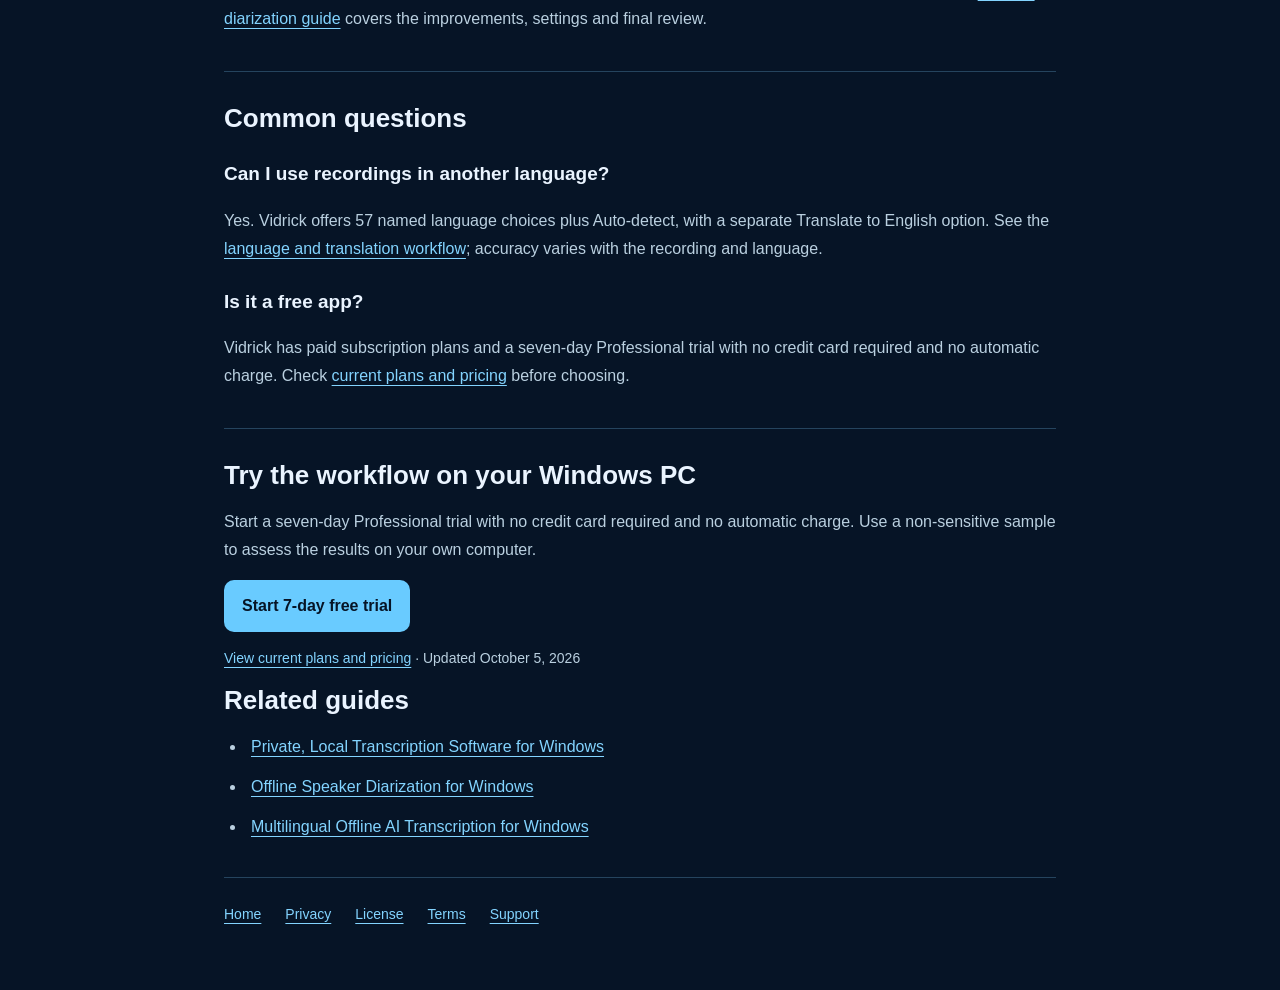
<file: offline-ai-transcription-windows.html>
<!doctype html>
<html lang="en"><head>
<meta charset="utf-8"><meta name="viewport" content="width=device-width,initial-scale=1">
<title>Offline AI Transcription for Windows | Vidrick AI</title>
<meta name="description" content="Transcribe recorded audio and video locally on Windows. Learn the setup, CPU and NVIDIA GPU options, review steps, and transcript export workflow in Vidrick.">
<meta name="robots" content="index, follow, max-image-preview:large">
<link rel="canonical" href="https://vidrickai.com/offline-ai-transcription-windows.html">
<link rel="stylesheet" href="guides.css?v=2026-10-05">
<script async src="https://www.googletagmanager.com/gtag/js?id=G-VHGM2Q6WC8"></script>
<script>window.dataLayer=window.dataLayer||[];function gtag(){dataLayer.push(arguments);}gtag('js',new Date());gtag('config','G-VHGM2Q6WC8');gtag('config','AW-18422997170',{send_page_view:false,allow_ad_personalization_signals:false});</script>
<script type="application/ld+json">{"@context": "https://schema.org", "@type": "BreadcrumbList", "itemListElement": [{"@type": "ListItem", "position": 1, "name": "Vidrick AI Transcriber", "item": "https://vidrickai.com/"}, {"@type": "ListItem", "position": 2, "name": "Offline AI Transcription for Windows", "item": "https://vidrickai.com/offline-ai-transcription-windows.html"}]}</script>
</head><body><main>
<nav class="breadcrumbs" aria-label="Breadcrumb"><a href="/">Vidrick AI Transcriber</a> / Guides</nav>
<span class="badge">Windows · Local recorded-file transcription</span>
<h1>Offline AI Transcription for Windows</h1>

<p class="lead">Turn a recorded interview, podcast or lecture into an editable transcript on your Windows PC. Vidrick AI Transcriber processes audio and video locally, with speaker labels and exports you can use outside the app.</p>
<section><h2>What “offline transcription” means here</h2>
<p>Your audio and video recordings are transcribed locally on your Windows PC; nothing from those recordings is uploaded to the cloud for transcription. Account setup, downloads and license checks require internet access. Complete setup and download the required components before planning a transcription session away from a connection.</p>
<p>This is a recorded-file workflow: you open an existing recording in a desktop app. Vidrick does not join calls as a meeting bot or automatically import recordings from a meeting service. Read the <a href="private-local-transcription.html">local-processing and internet-access guide</a> to understand the distinction.</p></section>
<section><h2>From recording to reviewed transcript</h2><ol>
<li><strong>Set up on Windows.</strong> Create an account, activate the trial, download Vidrick and complete the component downloads.</li>
<li><strong>Start with a short sample.</strong> Open a supported audio or video file. Choose the recording language, or Auto-detect, and select your speaker options.</li>
<li><strong>Transcribe locally.</strong> Allow the job to finish. Processing time depends on recording length, your hardware and the selected settings.</li>
<li><strong>Check the result.</strong> Compare names, numbers, quotations and speaker changes with the original recording in your review workflow. Correct the transcript in the editor.</li>
<li><strong>Export for your next task.</strong> Use TXT or DOCX for written work, or SRT/VTT for subtitles. Review subtitle text and timing before publishing.</li></ol></section>
<section><h2>CPU processing or an NVIDIA GPU?</h2>
<p>Personal uses your CPU for transcription. Professional adds acceleration on compatible NVIDIA GPUs through CUDA. A supported GPU can shorten processing time, but a speed estimate from another machine is not a promise for yours. Check a sample on the computer you intend to use before committing to a large batch.</p>
<p>The app is for Windows; there is no native Mac or mobile version. There are no per-minute transcription fees, but local jobs still require processing time and storage for components, recordings and exports. Keep enough free disk space for your work.</p></section>
<section><h2>Example: preparing a recorded interview</h2>
<p>For a two-person interview, select the recording language and enter the expected speaker count, or use Automatic speaker identification. Vidrick’s updated speaker analysis compares recurring voices to organize the conversation into labeled turns. Finish by checking each person’s labels against the recording before attributing quotes. The <a href="offline-speaker-diarization.html">speaker diarization guide</a> covers the improvements, settings and final review.</p></section>
<section><h2>Common questions</h2>
<h3>Can I use recordings in another language?</h3><p>Yes. Vidrick offers 57 named language choices plus Auto-detect, with a separate Translate to English option. See the <a href="multilingual-transcription.html">language and translation workflow</a>; accuracy varies with the recording and language.</p>
<h3>Is it a free app?</h3><p>Vidrick has paid subscription plans and a seven-day Professional trial with no credit card required and no automatic charge. Check <a href="/#pricing">current plans and pricing</a> before choosing.</p></section>

<section aria-labelledby="try-heading"><h2 id="try-heading">Try the workflow on your Windows PC</h2>
<p>Start a seven-day Professional trial with no credit card required and no automatic charge. Use a non-sensitive sample to assess the results on your own computer.</p>
<a class="cta" href="https://portal.vidrickai.com/register?trial=professional">Start 7-day free trial</a>
<p class="note"><a href="/#pricing">View current plans and pricing</a> · Updated October 5, 2026</p></section>
<nav class="related" aria-label="Related guides"><h2>Related guides</h2><ul><li><a href="private-local-transcription.html">Private, Local Transcription Software for Windows</a></li><li><a href="offline-speaker-diarization.html">Offline Speaker Diarization for Windows</a></li><li><a href="multilingual-transcription.html">Multilingual Offline AI Transcription for Windows</a></li></ul></nav>
<footer class="guide-footer"><a href="/">Home</a><a href="privacy.html">Privacy</a><a href="eula.html">License</a><a href="terms.html">Terms</a><a href="mailto:support@vidrickai.com">Support</a></footer>
</main></body></html>
</file>
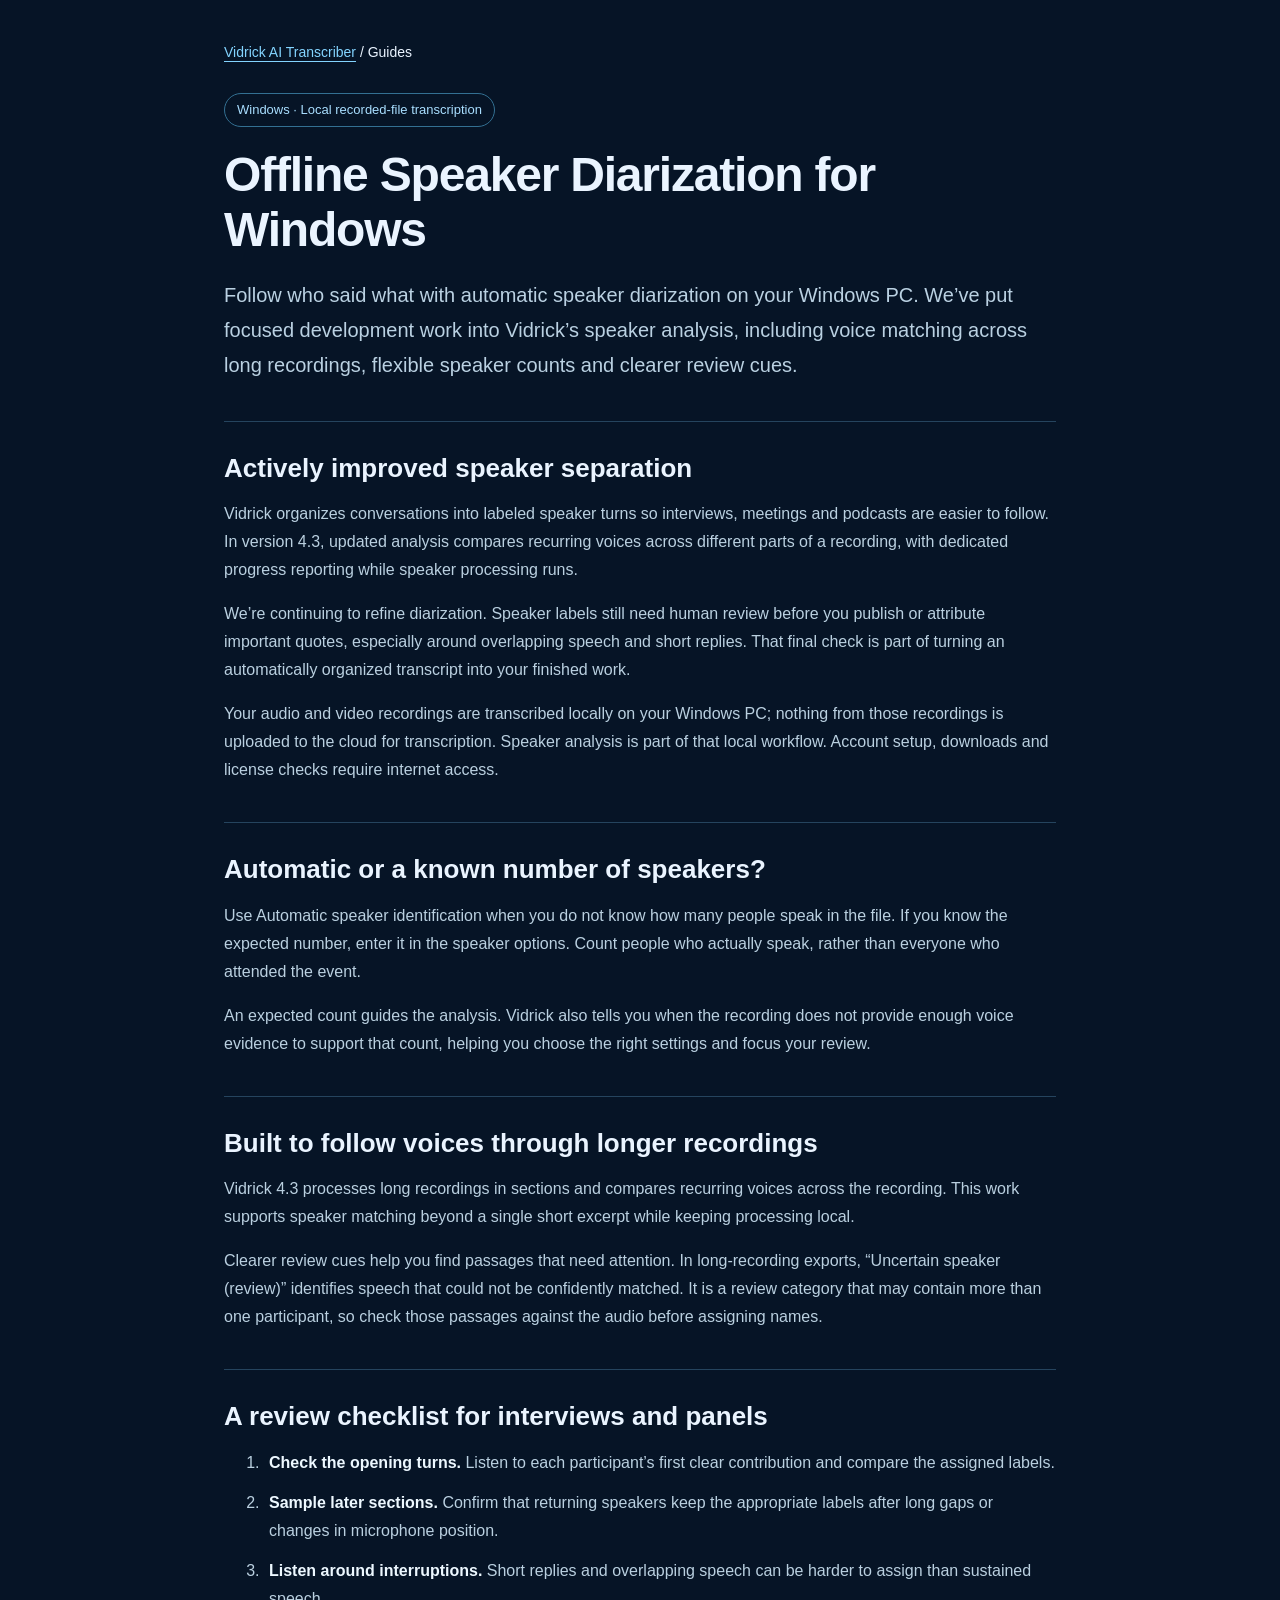
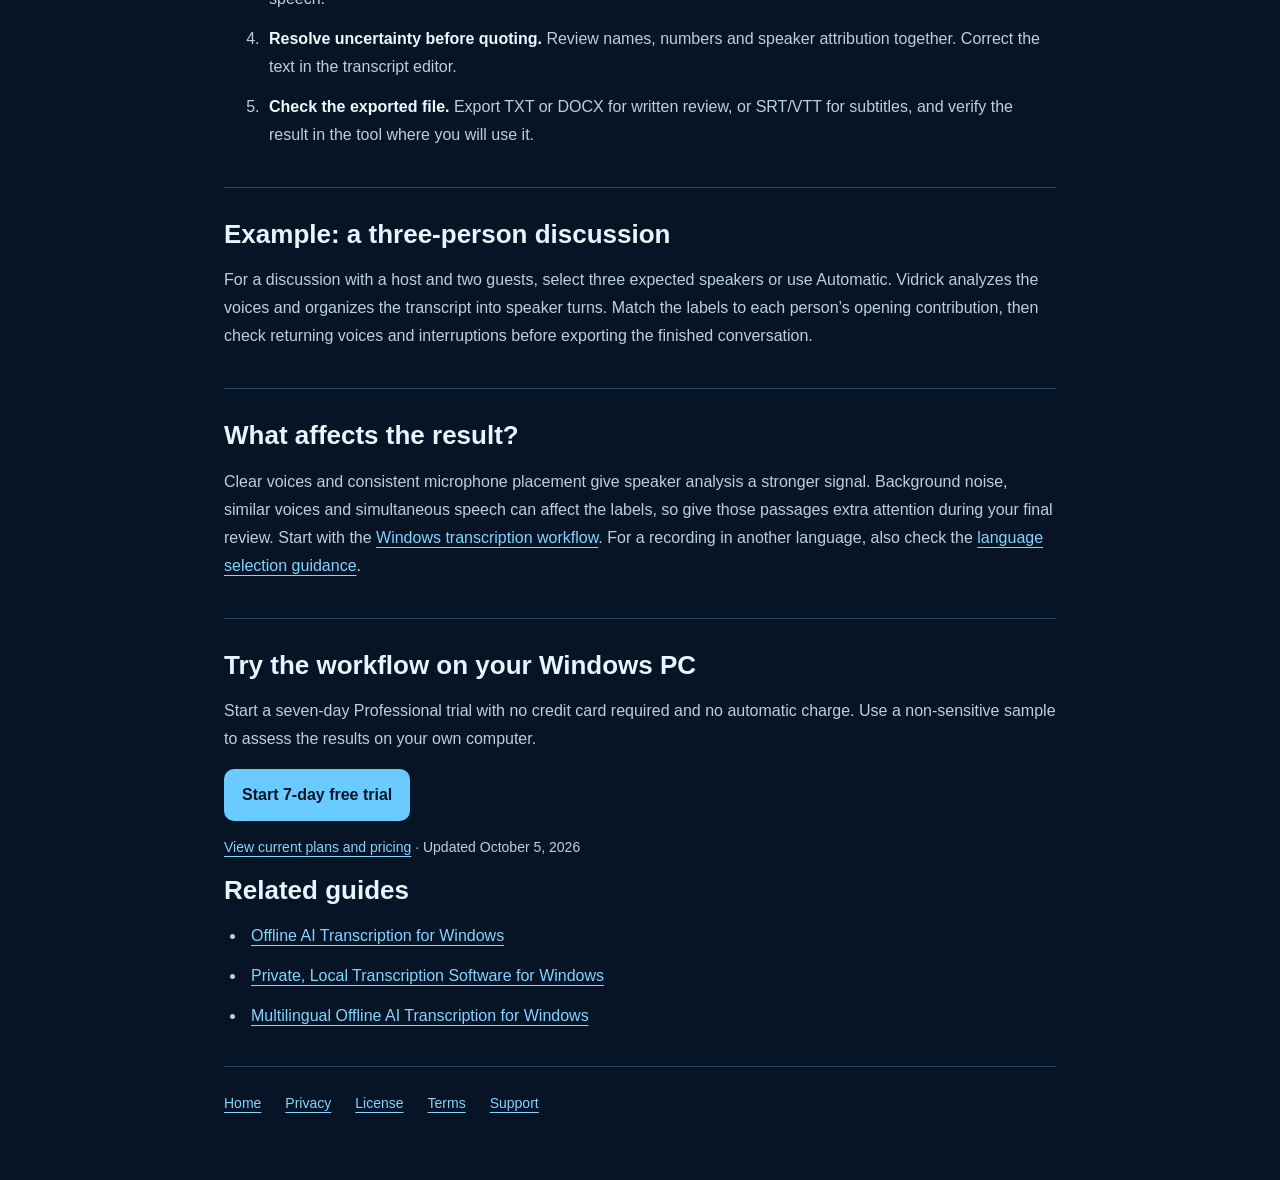
<file: offline-speaker-diarization.html>
<!doctype html>
<html lang="en"><head>
<meta charset="utf-8"><meta name="viewport" content="width=device-width,initial-scale=1">
<title>Offline Speaker Diarization for Windows | Vidrick AI</title>
<meta name="description" content="Explore Vidrick’s updated local speaker diarization for Windows, with voice matching across long recordings, flexible speaker counts and a final review workflow.">
<meta name="robots" content="index, follow, max-image-preview:large">
<link rel="canonical" href="https://vidrickai.com/offline-speaker-diarization.html">
<link rel="stylesheet" href="guides.css?v=2026-10-05">
<script async src="https://www.googletagmanager.com/gtag/js?id=G-VHGM2Q6WC8"></script>
<script>window.dataLayer=window.dataLayer||[];function gtag(){dataLayer.push(arguments);}gtag('js',new Date());gtag('config','G-VHGM2Q6WC8');gtag('config','AW-18422997170',{send_page_view:false,allow_ad_personalization_signals:false});</script>
<script type="application/ld+json">{"@context": "https://schema.org", "@type": "BreadcrumbList", "itemListElement": [{"@type": "ListItem", "position": 1, "name": "Vidrick AI Transcriber", "item": "https://vidrickai.com/"}, {"@type": "ListItem", "position": 2, "name": "Offline Speaker Diarization for Windows", "item": "https://vidrickai.com/offline-speaker-diarization.html"}]}</script>
</head><body><main>
<nav class="breadcrumbs" aria-label="Breadcrumb"><a href="/">Vidrick AI Transcriber</a> / Guides</nav>
<span class="badge">Windows · Local recorded-file transcription</span>
<h1>Offline Speaker Diarization for Windows</h1>

<p class="lead">Follow who said what with automatic speaker diarization on your Windows PC. We’ve put focused development work into Vidrick’s speaker analysis, including voice matching across long recordings, flexible speaker counts and clearer review cues.</p>
<section><h2>Actively improved speaker separation</h2>
<p>Vidrick organizes conversations into labeled speaker turns so interviews, meetings and podcasts are easier to follow. In version 4.3, updated analysis compares recurring voices across different parts of a recording, with dedicated progress reporting while speaker processing runs.</p>
<p>We’re continuing to refine diarization. Speaker labels still need human review before you publish or attribute important quotes, especially around overlapping speech and short replies. That final check is part of turning an automatically organized transcript into your finished work.</p>
<p>Your audio and video recordings are transcribed locally on your Windows PC; nothing from those recordings is uploaded to the cloud for transcription. Speaker analysis is part of that local workflow. Account setup, downloads and license checks require internet access.</p></section>
<section><h2>Automatic or a known number of speakers?</h2>
<p>Use Automatic speaker identification when you do not know how many people speak in the file. If you know the expected number, enter it in the speaker options. Count people who actually speak, rather than everyone who attended the event.</p>
<p>An expected count guides the analysis. Vidrick also tells you when the recording does not provide enough voice evidence to support that count, helping you choose the right settings and focus your review.</p></section>
<section><h2>Built to follow voices through longer recordings</h2>
<p>Vidrick 4.3 processes long recordings in sections and compares recurring voices across the recording. This work supports speaker matching beyond a single short excerpt while keeping processing local.</p>
<p>Clearer review cues help you find passages that need attention. In long-recording exports, “Uncertain speaker (review)” identifies speech that could not be confidently matched. It is a review category that may contain more than one participant, so check those passages against the audio before assigning names.</p></section>
<section><h2>A review checklist for interviews and panels</h2><ol>
<li><strong>Check the opening turns.</strong> Listen to each participant’s first clear contribution and compare the assigned labels.</li>
<li><strong>Sample later sections.</strong> Confirm that returning speakers keep the appropriate labels after long gaps or changes in microphone position.</li>
<li><strong>Listen around interruptions.</strong> Short replies and overlapping speech can be harder to assign than sustained speech.</li>
<li><strong>Resolve uncertainty before quoting.</strong> Review names, numbers and speaker attribution together. Correct the text in the transcript editor.</li>
<li><strong>Check the exported file.</strong> Export TXT or DOCX for written review, or SRT/VTT for subtitles, and verify the result in the tool where you will use it.</li></ol></section>
<section><h2>Example: a three-person discussion</h2>
<p>For a discussion with a host and two guests, select three expected speakers or use Automatic. Vidrick analyzes the voices and organizes the transcript into speaker turns. Match the labels to each person’s opening contribution, then check returning voices and interruptions before exporting the finished conversation.</p></section>
<section><h2>What affects the result?</h2>
<p>Clear voices and consistent microphone placement give speaker analysis a stronger signal. Background noise, similar voices and simultaneous speech can affect the labels, so give those passages extra attention during your final review. Start with the <a href="offline-ai-transcription-windows.html">Windows transcription workflow</a>. For a recording in another language, also check the <a href="multilingual-transcription.html">language selection guidance</a>.</p></section>

<section aria-labelledby="try-heading"><h2 id="try-heading">Try the workflow on your Windows PC</h2>
<p>Start a seven-day Professional trial with no credit card required and no automatic charge. Use a non-sensitive sample to assess the results on your own computer.</p>
<a class="cta" href="https://portal.vidrickai.com/register?trial=professional">Start 7-day free trial</a>
<p class="note"><a href="/#pricing">View current plans and pricing</a> · Updated October 5, 2026</p></section>
<nav class="related" aria-label="Related guides"><h2>Related guides</h2><ul><li><a href="offline-ai-transcription-windows.html">Offline AI Transcription for Windows</a></li><li><a href="private-local-transcription.html">Private, Local Transcription Software for Windows</a></li><li><a href="multilingual-transcription.html">Multilingual Offline AI Transcription for Windows</a></li></ul></nav>
<footer class="guide-footer"><a href="/">Home</a><a href="privacy.html">Privacy</a><a href="eula.html">License</a><a href="terms.html">Terms</a><a href="mailto:support@vidrickai.com">Support</a></footer>
</main></body></html>
</file>
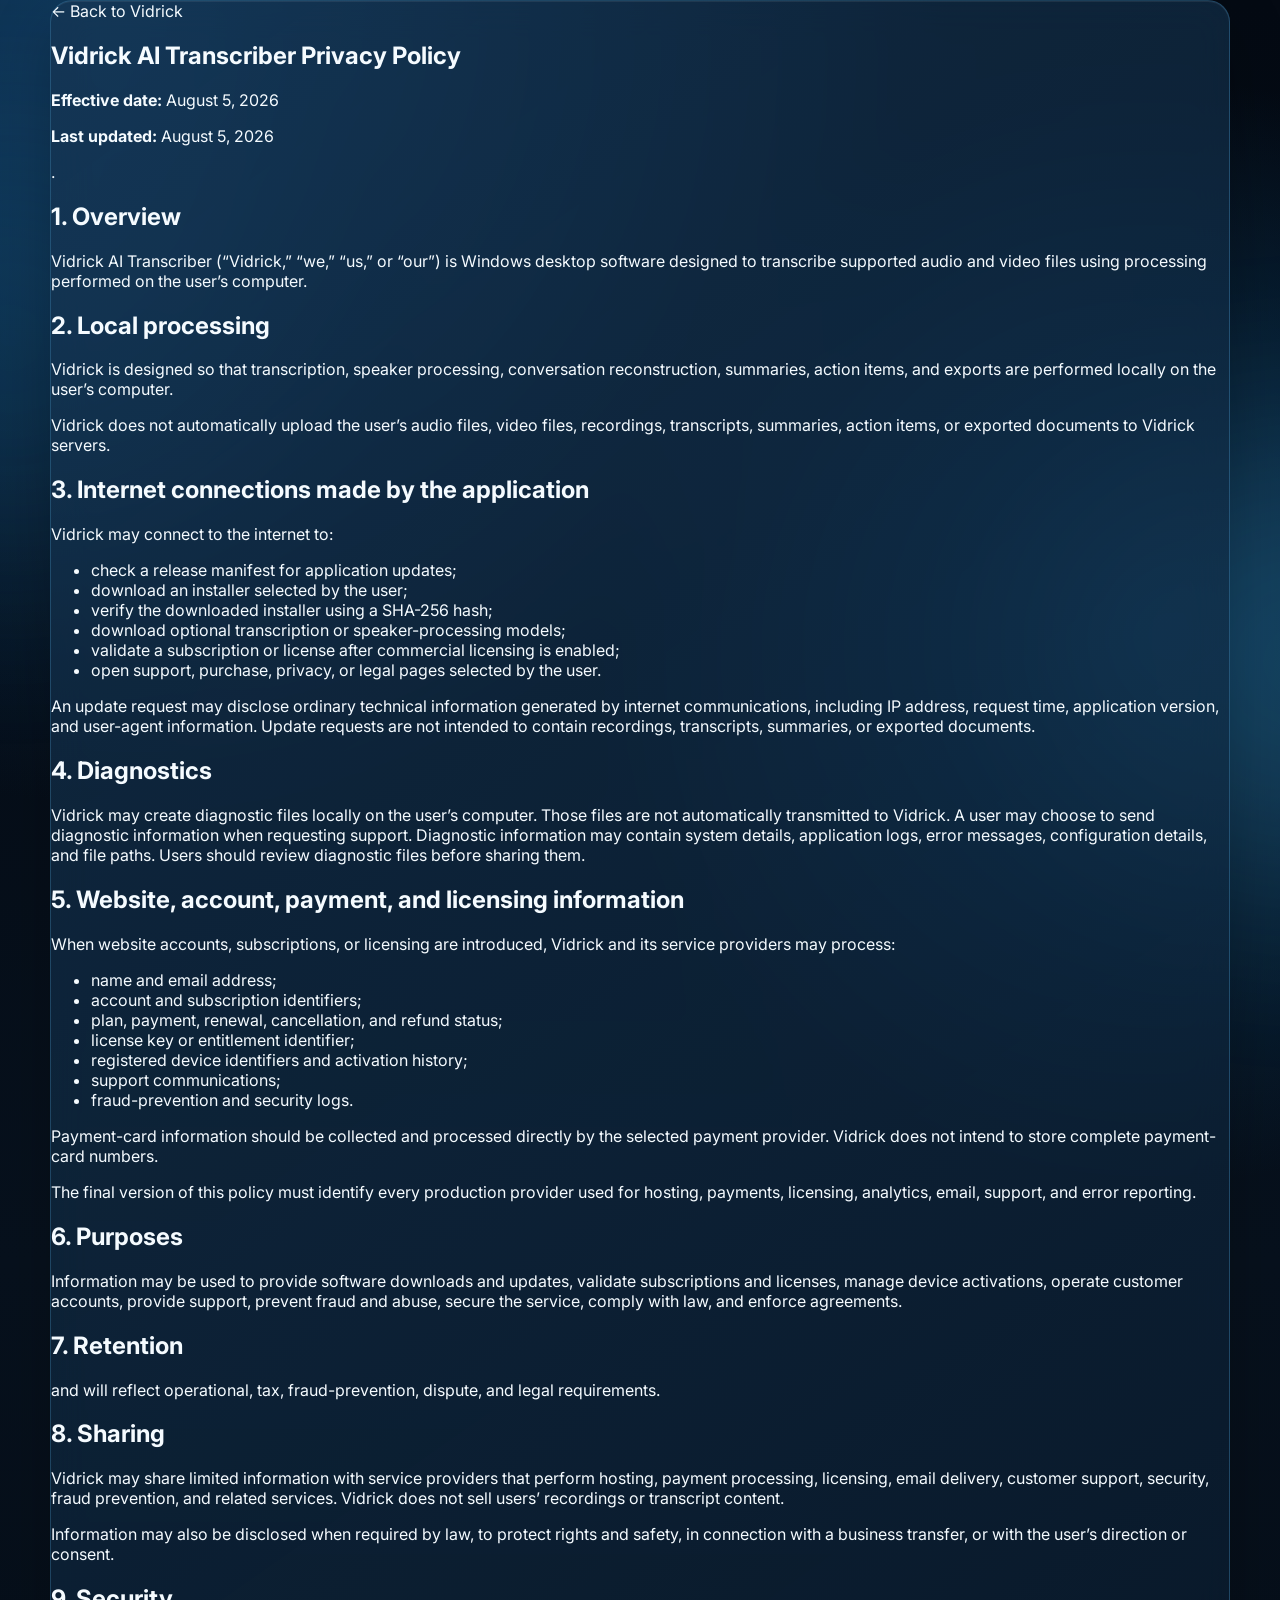
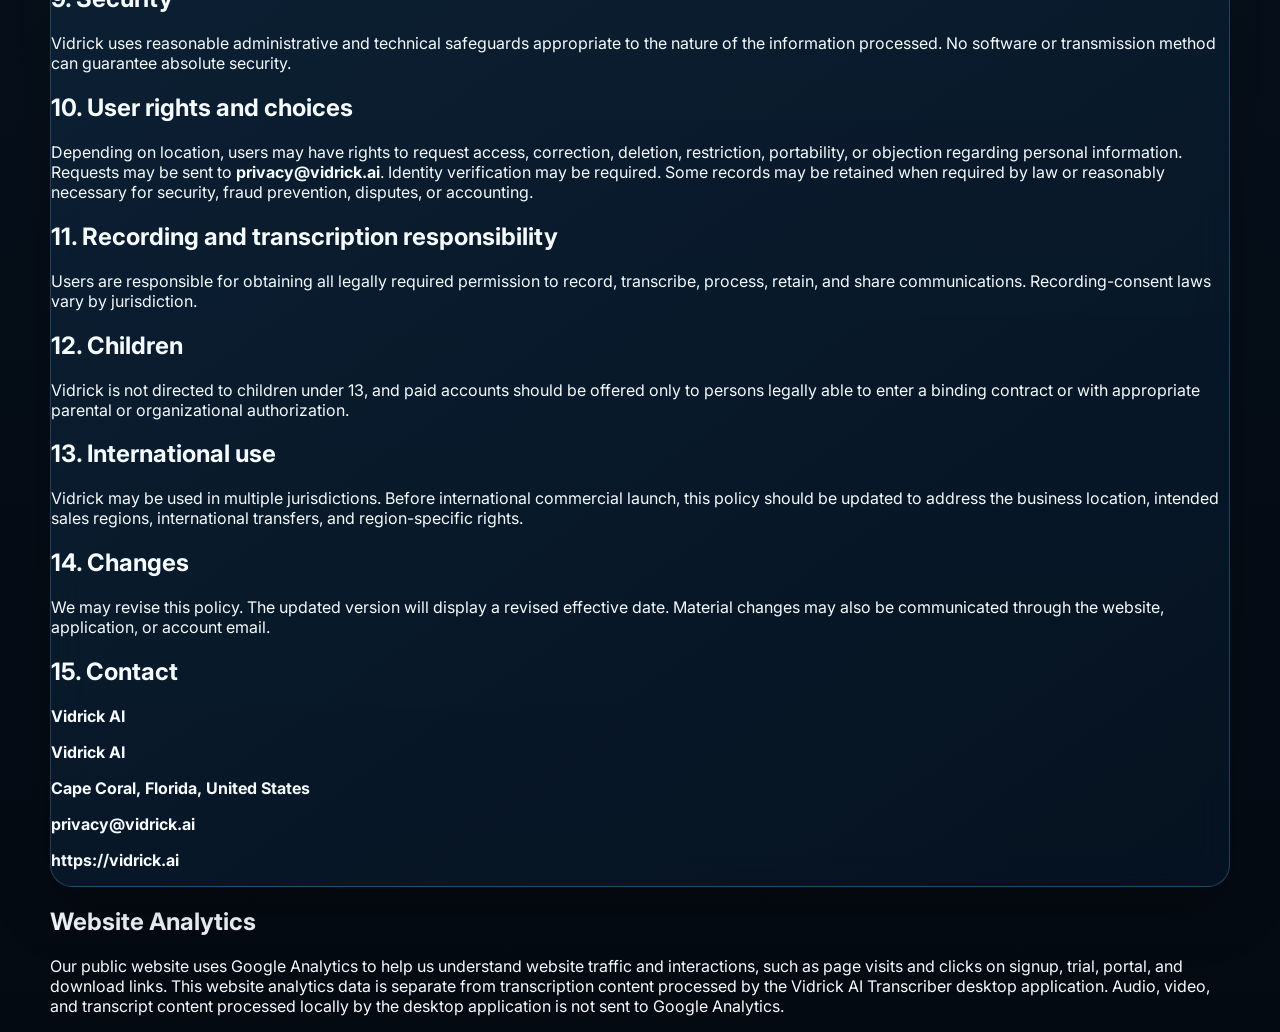
<file: privacy.html>
<!doctype html>
<html lang="en">
<head>
  <!-- Google Analytics 4 -->
  <script async src="https://www.googletagmanager.com/gtag/js?id=G-VHGM2Q6WC8"></script>
  <script>
    window.dataLayer = window.dataLayer || [];
    function gtag(){dataLayer.push(arguments);}
    gtag('js', new Date());
    gtag('config', 'G-VHGM2Q6WC8');
  </script>

  <meta charset="utf-8">
  <meta name="viewport" content="width=device-width,initial-scale=1">
  <title>Privacy Policy | Vidrick</title>
  <meta name="theme-color" content="#07111d">
  <link rel="preconnect" href="https://fonts.googleapis.com">
  <link rel="preconnect" href="https://fonts.gstatic.com" crossorigin>
  <link href="https://fonts.googleapis.com/css2?family=Inter:wght@400;500;600;700;800&display=swap" rel="stylesheet">
  <link rel="stylesheet" href="styles.css">
</head>
<body>
  <div class="ambient ambient-one"></div>
  <div class="ambient ambient-two"></div>
  <main class="legal-page shell">
    <article class="legal-card glass">
      <a class="legal-back" href="index.html">← Back to Vidrick</a>
      <h1>Vidrick AI Transcriber Privacy Policy</h1>
<p><strong>Effective date:</strong> August 5, 2026</p>
<p><strong>Last updated:</strong> August 5, 2026</p>
<p>.</p>
<h2>1. Overview</h2>
<p>Vidrick AI Transcriber (“Vidrick,” “we,” “us,” or “our”) is Windows desktop software designed to transcribe supported audio and video files using processing performed on the user’s computer.</p>
<h2>2. Local processing</h2>
<p>Vidrick is designed so that transcription, speaker processing, conversation reconstruction, summaries, action items, and exports are performed locally on the user’s computer.</p>
<p>Vidrick does not automatically upload the user’s audio files, video files, recordings, transcripts, summaries, action items, or exported documents to Vidrick servers.</p>
<h2>3. Internet connections made by the application</h2>
<p>Vidrick may connect to the internet to:</p>
<ul>
<li>check a release manifest for application updates;</li>
<li>download an installer selected by the user;</li>
<li>verify the downloaded installer using a SHA-256 hash;</li>
<li>download optional transcription or speaker-processing models;</li>
<li>validate a subscription or license after commercial licensing is enabled;</li>
<li>open support, purchase, privacy, or legal pages selected by the user.</li>
</ul>
<p>An update request may disclose ordinary technical information generated by internet communications, including IP address, request time, application version, and user-agent information. Update requests are not intended to contain recordings, transcripts, summaries, or exported documents.</p>
<h2>4. Diagnostics</h2>
<p>Vidrick may create diagnostic files locally on the user’s computer. Those files are not automatically transmitted to Vidrick. A user may choose to send diagnostic information when requesting support. Diagnostic information may contain system details, application logs, error messages, configuration details, and file paths. Users should review diagnostic files before sharing them.</p>
<h2>5. Website, account, payment, and licensing information</h2>
<p>When website accounts, subscriptions, or licensing are introduced, Vidrick and its service providers may process:</p>
<ul>
<li>name and email address;</li>
<li>account and subscription identifiers;</li>
<li>plan, payment, renewal, cancellation, and refund status;</li>
<li>license key or entitlement identifier;</li>
<li>registered device identifiers and activation history;</li>
<li>support communications;</li>
<li>fraud-prevention and security logs.</li>
</ul>
<p>Payment-card information should be collected and processed directly by the selected payment provider. Vidrick does not intend to store complete payment-card numbers.</p>
<p>The final version of this policy must identify every production provider used for hosting, payments, licensing, analytics, email, support, and error reporting.</p>
<h2>6. Purposes</h2>
<p>Information may be used to provide software downloads and updates, validate subscriptions and licenses, manage device activations, operate customer accounts, provide support, prevent fraud and abuse, secure the service, comply with law, and enforce agreements.</p>
<h2>7. Retention</h2>
<p>and will reflect operational, tax, fraud-prevention, dispute, and legal requirements.</p>
<h2>8. Sharing</h2>
<p>Vidrick may share limited information with service providers that perform hosting, payment processing, licensing, email delivery, customer support, security, fraud prevention, and related services. Vidrick does not sell users’ recordings or transcript content.</p>
<p>Information may also be disclosed when required by law, to protect rights and safety, in connection with a business transfer, or with the user’s direction or consent.</p>
<h2>9. Security</h2>
<p>Vidrick uses reasonable administrative and technical safeguards appropriate to the nature of the information processed. No software or transmission method can guarantee absolute security.</p>
<h2>10. User rights and choices</h2>
<p>Depending on location, users may have rights to request access, correction, deletion, restriction, portability, or objection regarding personal information. Requests may be sent to <strong>privacy@vidrick.ai</strong>. Identity verification may be required. Some records may be retained when required by law or reasonably necessary for security, fraud prevention, disputes, or accounting.</p>
<h2>11. Recording and transcription responsibility</h2>
<p>Users are responsible for obtaining all legally required permission to record, transcribe, process, retain, and share communications. Recording-consent laws vary by jurisdiction.</p>
<h2>12. Children</h2>
<p>Vidrick is not directed to children under 13, and paid accounts should be offered only to persons legally able to enter a binding contract or with appropriate parental or organizational authorization.</p>
<h2>13. International use</h2>
<p>Vidrick may be used in multiple jurisdictions. Before international commercial launch, this policy should be updated to address the business location, intended sales regions, international transfers, and region-specific rights.</p>
<h2>14. Changes</h2>
<p>We may revise this policy. The updated version will display a revised effective date. Material changes may also be communicated through the website, application, or account email.</p>
<h2>15. Contact</h2>
<p><strong>Vidrick AI</strong></p>
<p><strong>Vidrick AI</strong></p>
<p><strong>Cape Coral, Florida, United States</strong></p>
<p><strong>privacy@vidrick.ai</strong></p>
<p><strong>https://vidrick.ai</strong></p>
    </article>
      <section>
      <h2>Website Analytics</h2>
      <p>Our public website uses Google Analytics to help us understand website traffic and interactions, such as page visits and clicks on signup, trial, portal, and download links. This website analytics data is separate from transcription content processed by the Vidrick AI Transcriber desktop application. Audio, video, and transcript content processed locally by the desktop application is not sent to Google Analytics.</p>
    </section>
</main>
</body>
</html>
</file>
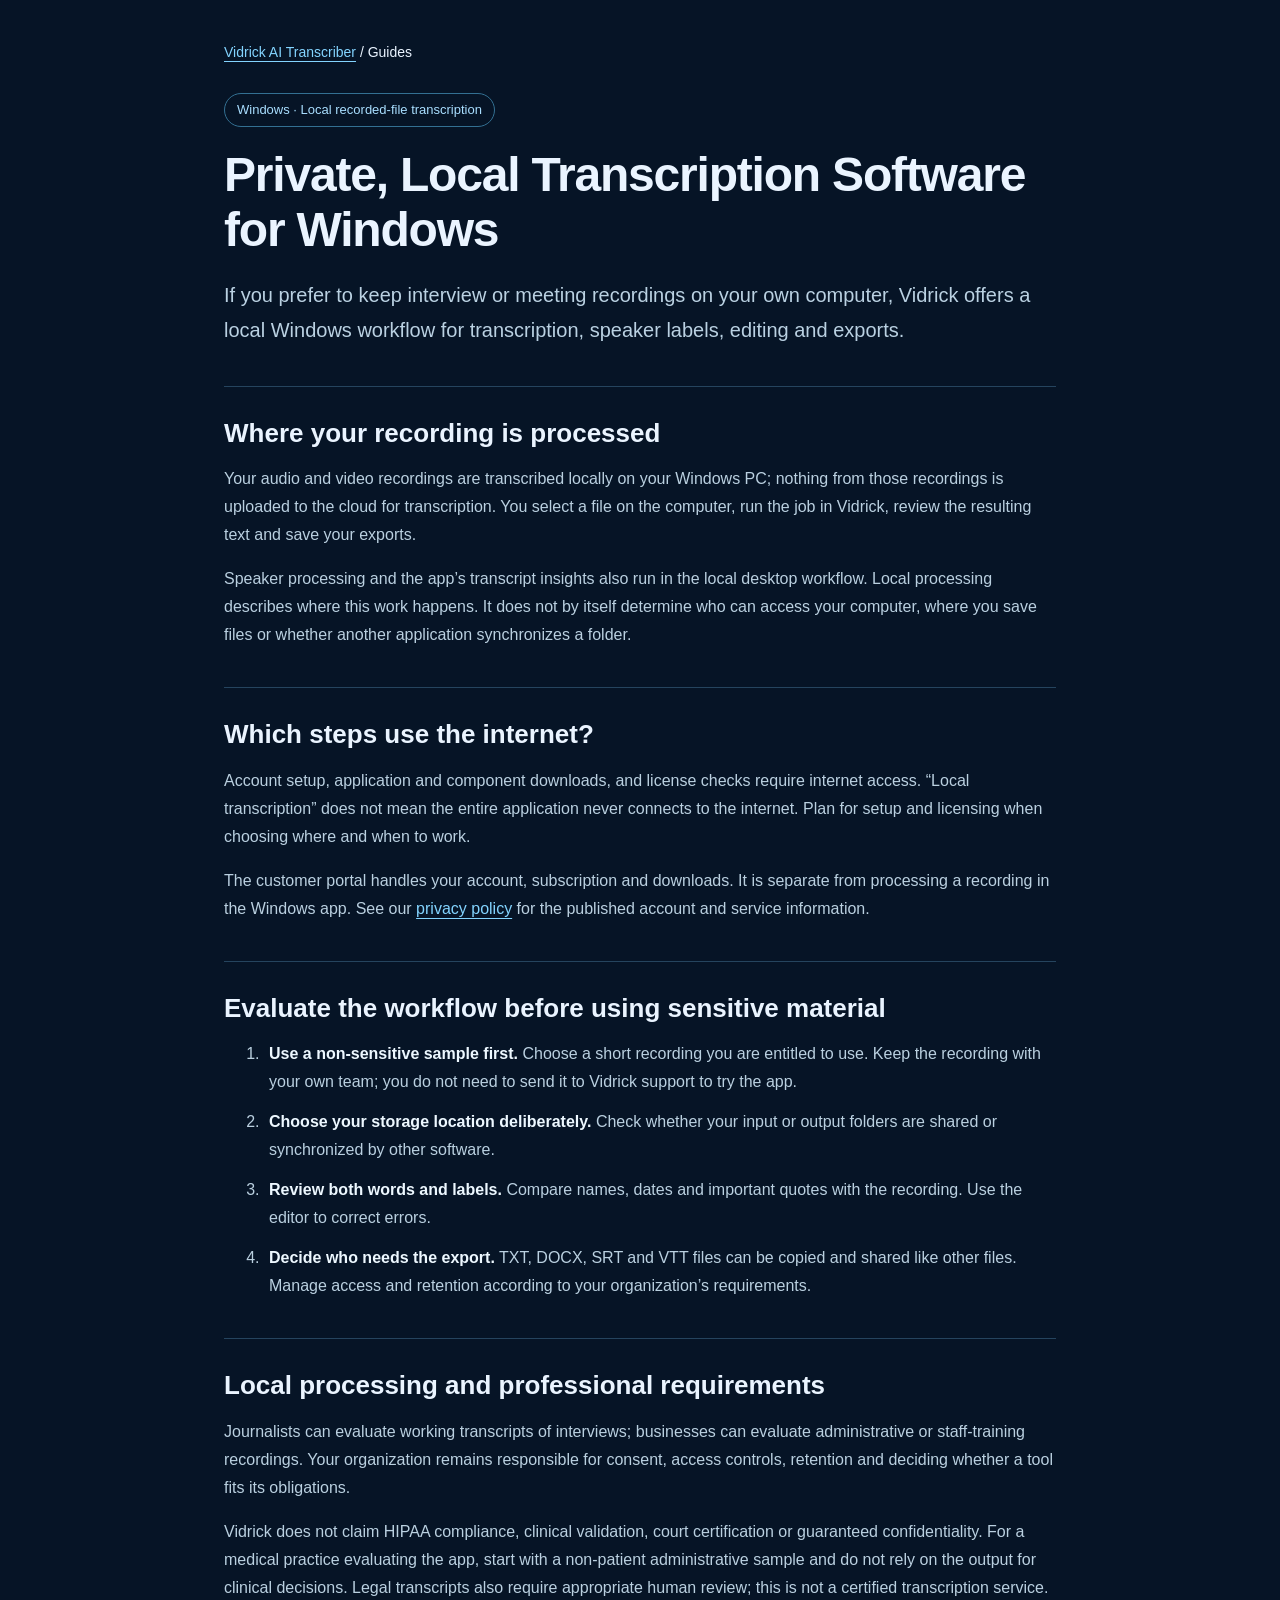
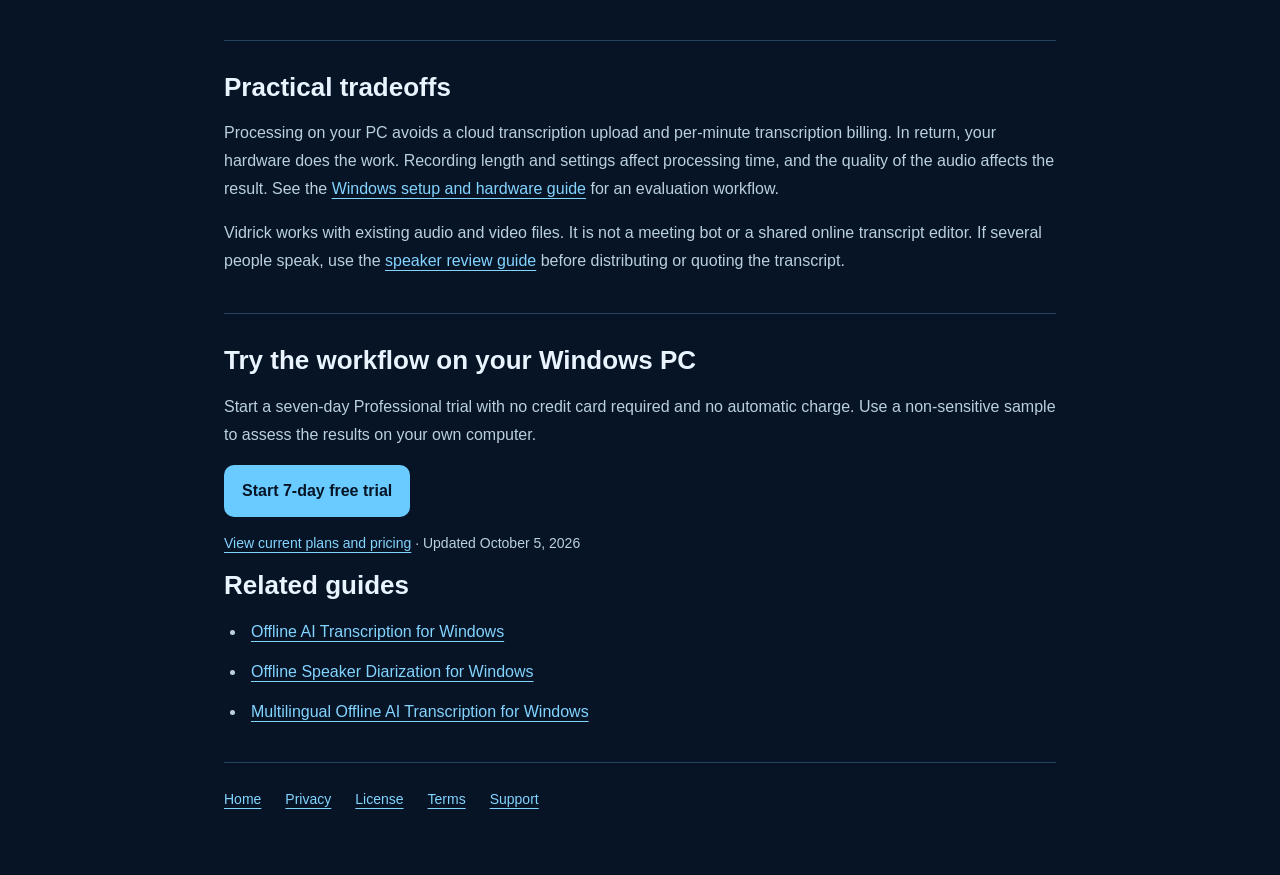
<file: private-local-transcription.html>
<!doctype html>
<html lang="en"><head>
<meta charset="utf-8"><meta name="viewport" content="width=device-width,initial-scale=1">
<title>Private, Local Transcription Software for Windows | Vidrick AI</title>
<meta name="description" content="Understand what stays local in Vidrick, which steps require internet access, and how to evaluate a recorded-file transcription workflow on your Windows PC.">
<meta name="robots" content="index, follow, max-image-preview:large">
<link rel="canonical" href="https://vidrickai.com/private-local-transcription.html">
<link rel="stylesheet" href="guides.css?v=2026-10-05">
<script async src="https://www.googletagmanager.com/gtag/js?id=G-VHGM2Q6WC8"></script>
<script>window.dataLayer=window.dataLayer||[];function gtag(){dataLayer.push(arguments);}gtag('js',new Date());gtag('config','G-VHGM2Q6WC8');gtag('config','AW-18422997170',{send_page_view:false,allow_ad_personalization_signals:false});</script>
<script type="application/ld+json">{"@context": "https://schema.org", "@type": "BreadcrumbList", "itemListElement": [{"@type": "ListItem", "position": 1, "name": "Vidrick AI Transcriber", "item": "https://vidrickai.com/"}, {"@type": "ListItem", "position": 2, "name": "Private, Local Transcription Software for Windows", "item": "https://vidrickai.com/private-local-transcription.html"}]}</script>
</head><body><main>
<nav class="breadcrumbs" aria-label="Breadcrumb"><a href="/">Vidrick AI Transcriber</a> / Guides</nav>
<span class="badge">Windows · Local recorded-file transcription</span>
<h1>Private, Local Transcription Software for Windows</h1>

<p class="lead">If you prefer to keep interview or meeting recordings on your own computer, Vidrick offers a local Windows workflow for transcription, speaker labels, editing and exports.</p>
<section><h2>Where your recording is processed</h2>
<p>Your audio and video recordings are transcribed locally on your Windows PC; nothing from those recordings is uploaded to the cloud for transcription. You select a file on the computer, run the job in Vidrick, review the resulting text and save your exports.</p>
<p>Speaker processing and the app’s transcript insights also run in the local desktop workflow. Local processing describes where this work happens. It does not by itself determine who can access your computer, where you save files or whether another application synchronizes a folder.</p></section>
<section><h2>Which steps use the internet?</h2>
<p>Account setup, application and component downloads, and license checks require internet access. “Local transcription” does not mean the entire application never connects to the internet. Plan for setup and licensing when choosing where and when to work.</p>
<p>The customer portal handles your account, subscription and downloads. It is separate from processing a recording in the Windows app. See our <a href="privacy.html">privacy policy</a> for the published account and service information.</p></section>
<section><h2>Evaluate the workflow before using sensitive material</h2><ol>
<li><strong>Use a non-sensitive sample first.</strong> Choose a short recording you are entitled to use. Keep the recording with your own team; you do not need to send it to Vidrick support to try the app.</li>
<li><strong>Choose your storage location deliberately.</strong> Check whether your input or output folders are shared or synchronized by other software.</li>
<li><strong>Review both words and labels.</strong> Compare names, dates and important quotes with the recording. Use the editor to correct errors.</li>
<li><strong>Decide who needs the export.</strong> TXT, DOCX, SRT and VTT files can be copied and shared like other files. Manage access and retention according to your organization’s requirements.</li></ol></section>
<section><h2>Local processing and professional requirements</h2>
<p>Journalists can evaluate working transcripts of interviews; businesses can evaluate administrative or staff-training recordings. Your organization remains responsible for consent, access controls, retention and deciding whether a tool fits its obligations.</p>
<p>Vidrick does not claim HIPAA compliance, clinical validation, court certification or guaranteed confidentiality. For a medical practice evaluating the app, start with a non-patient administrative sample and do not rely on the output for clinical decisions. Legal transcripts also require appropriate human review; this is not a certified transcription service.</p></section>
<section><h2>Practical tradeoffs</h2>
<p>Processing on your PC avoids a cloud transcription upload and per-minute transcription billing. In return, your hardware does the work. Recording length and settings affect processing time, and the quality of the audio affects the result. See the <a href="offline-ai-transcription-windows.html">Windows setup and hardware guide</a> for an evaluation workflow.</p>
<p>Vidrick works with existing audio and video files. It is not a meeting bot or a shared online transcript editor. If several people speak, use the <a href="offline-speaker-diarization.html">speaker review guide</a> before distributing or quoting the transcript.</p></section>

<section aria-labelledby="try-heading"><h2 id="try-heading">Try the workflow on your Windows PC</h2>
<p>Start a seven-day Professional trial with no credit card required and no automatic charge. Use a non-sensitive sample to assess the results on your own computer.</p>
<a class="cta" href="https://portal.vidrickai.com/register?trial=professional">Start 7-day free trial</a>
<p class="note"><a href="/#pricing">View current plans and pricing</a> · Updated October 5, 2026</p></section>
<nav class="related" aria-label="Related guides"><h2>Related guides</h2><ul><li><a href="offline-ai-transcription-windows.html">Offline AI Transcription for Windows</a></li><li><a href="offline-speaker-diarization.html">Offline Speaker Diarization for Windows</a></li><li><a href="multilingual-transcription.html">Multilingual Offline AI Transcription for Windows</a></li></ul></nav>
<footer class="guide-footer"><a href="/">Home</a><a href="privacy.html">Privacy</a><a href="eula.html">License</a><a href="terms.html">Terms</a><a href="mailto:support@vidrickai.com">Support</a></footer>
</main></body></html>
</file>
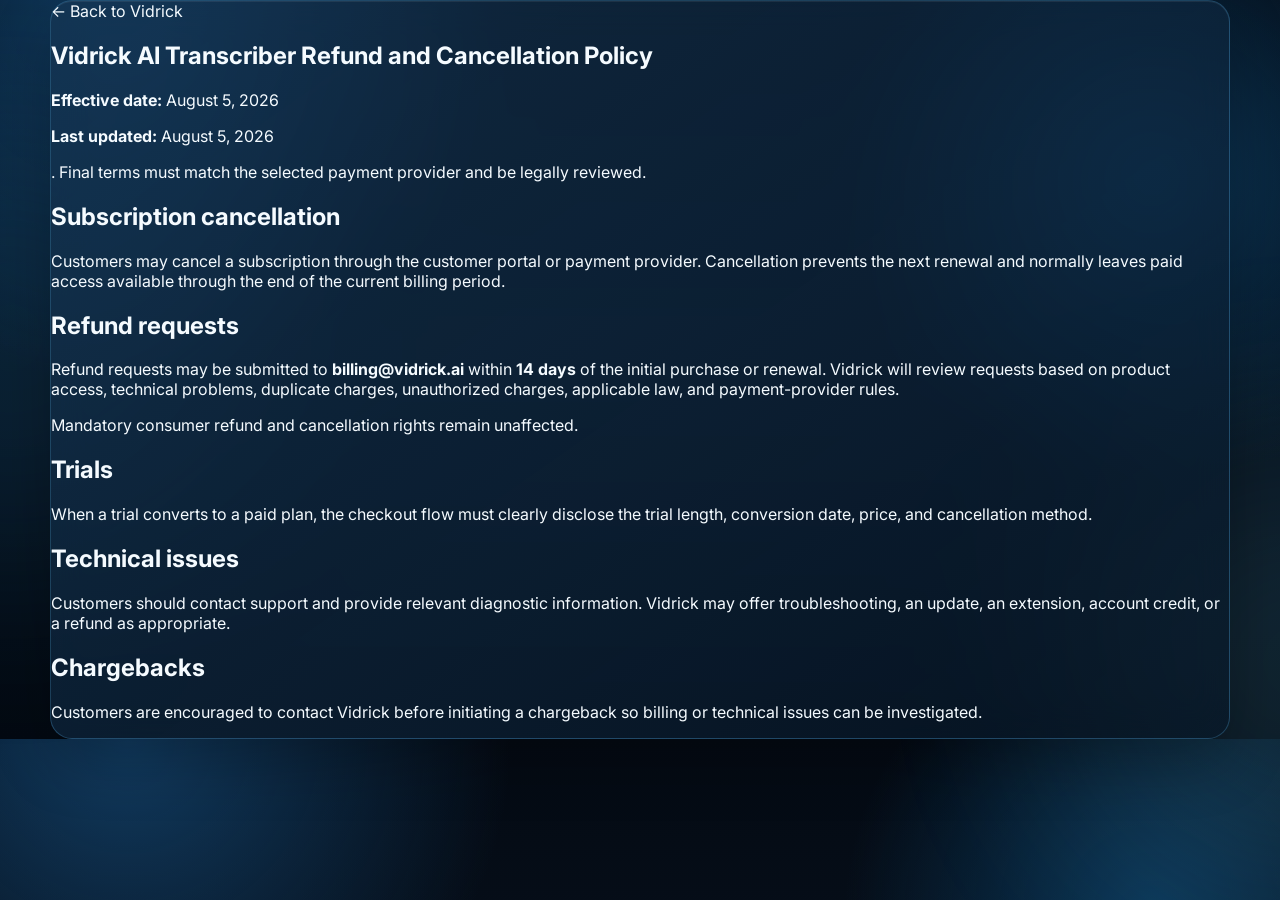
<file: refund.html>
<!doctype html>
<html lang="en">
<head>
  <!-- Google Analytics 4 -->
  <script async src="https://www.googletagmanager.com/gtag/js?id=G-VHGM2Q6WC8"></script>
  <script>
    window.dataLayer = window.dataLayer || [];
    function gtag(){dataLayer.push(arguments);}
    gtag('js', new Date());
    gtag('config', 'G-VHGM2Q6WC8');
  </script>

  <meta charset="utf-8">
  <meta name="viewport" content="width=device-width,initial-scale=1">
  <title>Refund &amp; Cancellation Policy | Vidrick</title>
  <meta name="theme-color" content="#07111d">
  <link rel="preconnect" href="https://fonts.googleapis.com">
  <link rel="preconnect" href="https://fonts.gstatic.com" crossorigin>
  <link href="https://fonts.googleapis.com/css2?family=Inter:wght@400;500;600;700;800&display=swap" rel="stylesheet">
  <link rel="stylesheet" href="styles.css">
</head>
<body>
  <div class="ambient ambient-one"></div>
  <div class="ambient ambient-two"></div>
  <main class="legal-page shell">
    <article class="legal-card glass">
      <a class="legal-back" href="index.html">← Back to Vidrick</a>
      <h1>Vidrick AI Transcriber Refund and Cancellation Policy</h1>
<p><strong>Effective date:</strong> August 5, 2026</p>
<p><strong>Last updated:</strong> August 5, 2026</p>
<p>. Final terms must match the selected payment provider and be legally reviewed.</p>
<h2>Subscription cancellation</h2>
<p>Customers may cancel a subscription through the customer portal or payment provider. Cancellation prevents the next renewal and normally leaves paid access available through the end of the current billing period.</p>
<h2>Refund requests</h2>
<p>Refund requests may be submitted to <strong>billing@vidrick.ai</strong> within <strong>14 days</strong> of the initial purchase or renewal. Vidrick will review requests based on product access, technical problems, duplicate charges, unauthorized charges, applicable law, and payment-provider rules.</p>
<p>Mandatory consumer refund and cancellation rights remain unaffected.</p>
<h2>Trials</h2>
<p>When a trial converts to a paid plan, the checkout flow must clearly disclose the trial length, conversion date, price, and cancellation method.</p>
<h2>Technical issues</h2>
<p>Customers should contact support and provide relevant diagnostic information. Vidrick may offer troubleshooting, an update, an extension, account credit, or a refund as appropriate.</p>
<h2>Chargebacks</h2>
<p>Customers are encouraged to contact Vidrick before initiating a chargeback so billing or technical issues can be investigated.</p>
    </article>
  </main>
</body>
</html>
</file>
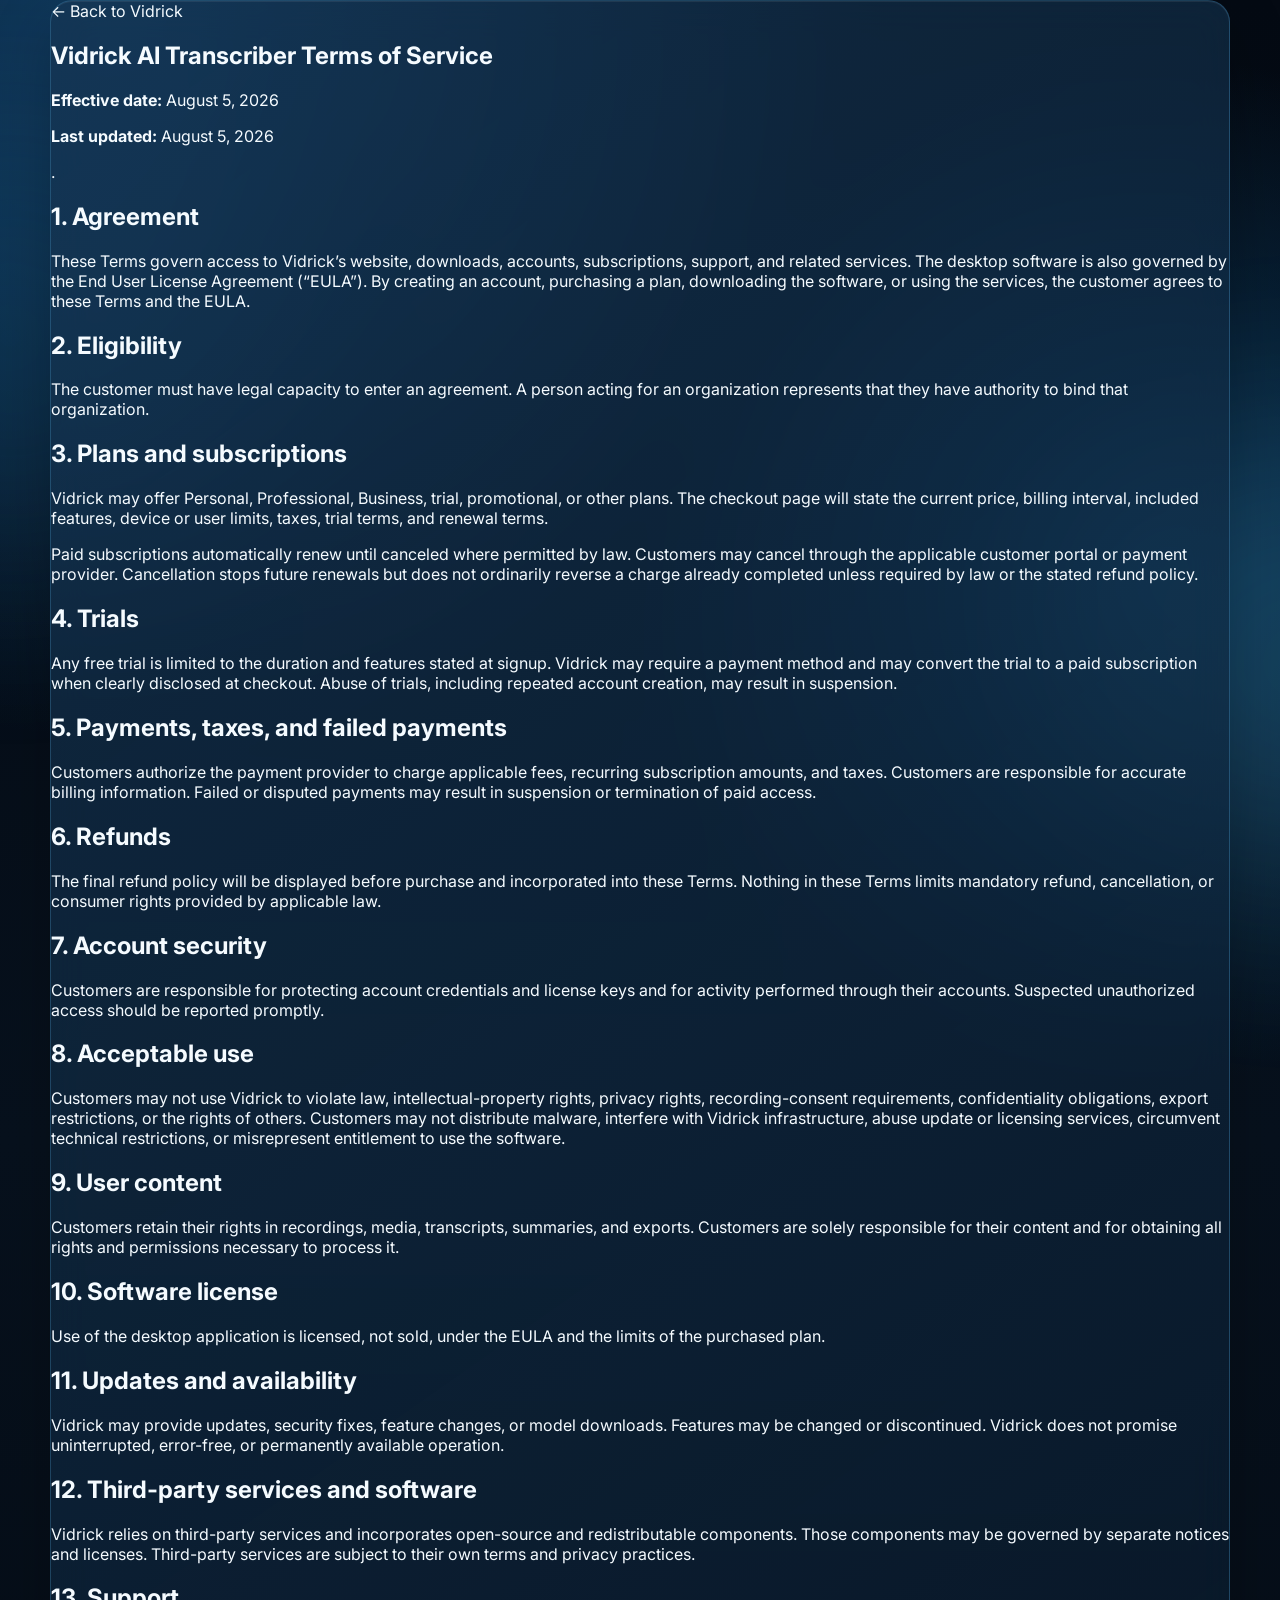
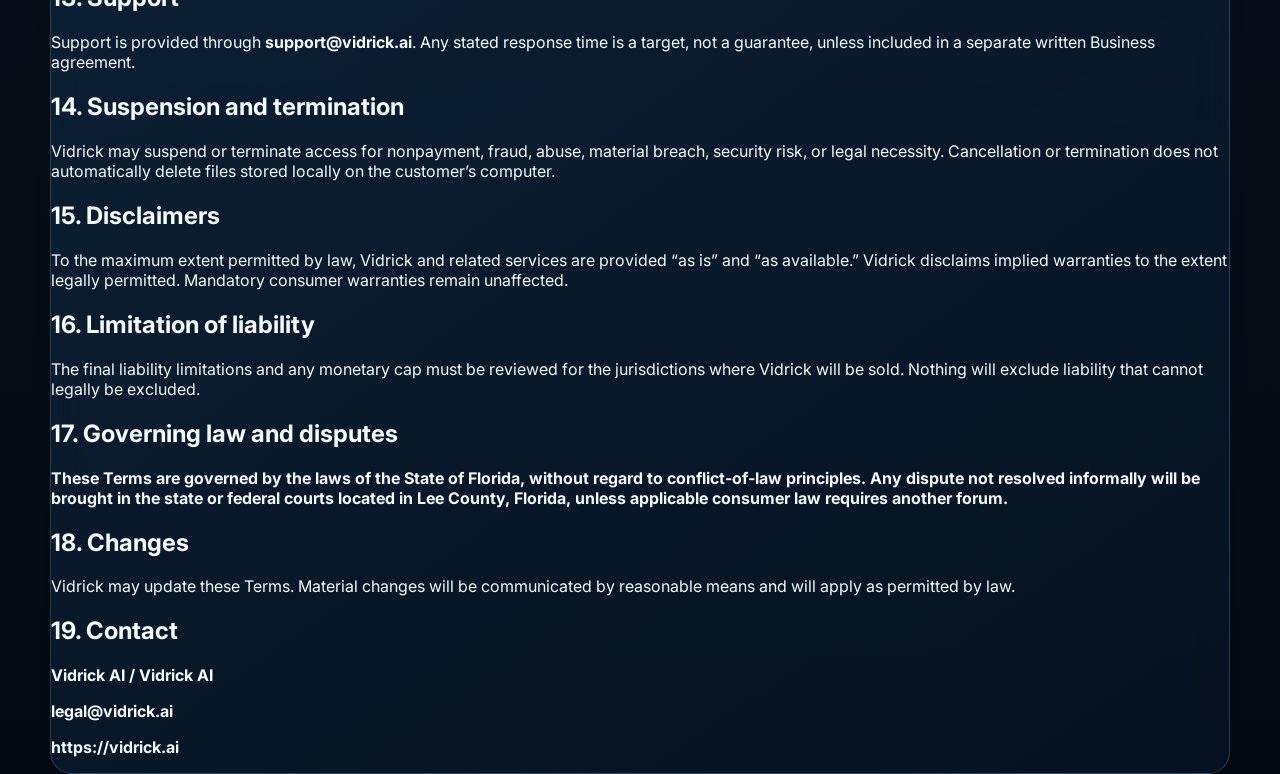
<file: terms.html>
<!doctype html>
<html lang="en">
<head>
  <!-- Google Analytics 4 -->
  <script async src="https://www.googletagmanager.com/gtag/js?id=G-VHGM2Q6WC8"></script>
  <script>
    window.dataLayer = window.dataLayer || [];
    function gtag(){dataLayer.push(arguments);}
    gtag('js', new Date());
    gtag('config', 'G-VHGM2Q6WC8');
  </script>

  <meta charset="utf-8">
  <meta name="viewport" content="width=device-width,initial-scale=1">
  <title>Terms of Service | Vidrick</title>
  <meta name="theme-color" content="#07111d">
  <link rel="preconnect" href="https://fonts.googleapis.com">
  <link rel="preconnect" href="https://fonts.gstatic.com" crossorigin>
  <link href="https://fonts.googleapis.com/css2?family=Inter:wght@400;500;600;700;800&display=swap" rel="stylesheet">
  <link rel="stylesheet" href="styles.css">
</head>
<body>
  <div class="ambient ambient-one"></div>
  <div class="ambient ambient-two"></div>
  <main class="legal-page shell">
    <article class="legal-card glass">
      <a class="legal-back" href="index.html">← Back to Vidrick</a>
      <h1>Vidrick AI Transcriber Terms of Service</h1>
<p><strong>Effective date:</strong> August 5, 2026</p>
<p><strong>Last updated:</strong> August 5, 2026</p>
<p>.</p>
<h2>1. Agreement</h2>
<p>These Terms govern access to Vidrick’s website, downloads, accounts, subscriptions, support, and related services. The desktop software is also governed by the End User License Agreement (“EULA”). By creating an account, purchasing a plan, downloading the software, or using the services, the customer agrees to these Terms and the EULA.</p>
<h2>2. Eligibility</h2>
<p>The customer must have legal capacity to enter an agreement. A person acting for an organization represents that they have authority to bind that organization.</p>
<h2>3. Plans and subscriptions</h2>
<p>Vidrick may offer Personal, Professional, Business, trial, promotional, or other plans. The checkout page will state the current price, billing interval, included features, device or user limits, taxes, trial terms, and renewal terms.</p>
<p>Paid subscriptions automatically renew until canceled where permitted by law. Customers may cancel through the applicable customer portal or payment provider. Cancellation stops future renewals but does not ordinarily reverse a charge already completed unless required by law or the stated refund policy.</p>
<h2>4. Trials</h2>
<p>Any free trial is limited to the duration and features stated at signup. Vidrick may require a payment method and may convert the trial to a paid subscription when clearly disclosed at checkout. Abuse of trials, including repeated account creation, may result in suspension.</p>
<h2>5. Payments, taxes, and failed payments</h2>
<p>Customers authorize the payment provider to charge applicable fees, recurring subscription amounts, and taxes. Customers are responsible for accurate billing information. Failed or disputed payments may result in suspension or termination of paid access.</p>
<h2>6. Refunds</h2>
<p>The final refund policy will be displayed before purchase and incorporated into these Terms. Nothing in these Terms limits mandatory refund, cancellation, or consumer rights provided by applicable law.</p>
<h2>7. Account security</h2>
<p>Customers are responsible for protecting account credentials and license keys and for activity performed through their accounts. Suspected unauthorized access should be reported promptly.</p>
<h2>8. Acceptable use</h2>
<p>Customers may not use Vidrick to violate law, intellectual-property rights, privacy rights, recording-consent requirements, confidentiality obligations, export restrictions, or the rights of others. Customers may not distribute malware, interfere with Vidrick infrastructure, abuse update or licensing services, circumvent technical restrictions, or misrepresent entitlement to use the software.</p>
<h2>9. User content</h2>
<p>Customers retain their rights in recordings, media, transcripts, summaries, and exports. Customers are solely responsible for their content and for obtaining all rights and permissions necessary to process it.</p>
<h2>10. Software license</h2>
<p>Use of the desktop application is licensed, not sold, under the EULA and the limits of the purchased plan.</p>
<h2>11. Updates and availability</h2>
<p>Vidrick may provide updates, security fixes, feature changes, or model downloads. Features may be changed or discontinued. Vidrick does not promise uninterrupted, error-free, or permanently available operation.</p>
<h2>12. Third-party services and software</h2>
<p>Vidrick relies on third-party services and incorporates open-source and redistributable components. Those components may be governed by separate notices and licenses. Third-party services are subject to their own terms and privacy practices.</p>
<h2>13. Support</h2>
<p>Support is provided through <strong>support@vidrick.ai</strong>. Any stated response time is a target, not a guarantee, unless included in a separate written Business agreement.</p>
<h2>14. Suspension and termination</h2>
<p>Vidrick may suspend or terminate access for nonpayment, fraud, abuse, material breach, security risk, or legal necessity. Cancellation or termination does not automatically delete files stored locally on the customer’s computer.</p>
<h2>15. Disclaimers</h2>
<p>To the maximum extent permitted by law, Vidrick and related services are provided “as is” and “as available.” Vidrick disclaims implied warranties to the extent legally permitted. Mandatory consumer warranties remain unaffected.</p>
<h2>16. Limitation of liability</h2>
<p>The final liability limitations and any monetary cap must be reviewed for the jurisdictions where Vidrick will be sold. Nothing will exclude liability that cannot legally be excluded.</p>
<h2>17. Governing law and disputes</h2>
<p><strong>These Terms are governed by the laws of the State of Florida, without regard to conflict-of-law principles. Any dispute not resolved informally will be brought in the state or federal courts located in Lee County, Florida, unless applicable consumer law requires another forum.</strong></p>
<h2>18. Changes</h2>
<p>Vidrick may update these Terms. Material changes will be communicated by reasonable means and will apply as permitted by law.</p>
<h2>19. Contact</h2>
<p><strong>Vidrick AI / Vidrick AI</strong></p>
<p><strong>legal@vidrick.ai</strong></p>
<p><strong>https://vidrick.ai</strong></p>
    </article>
  </main>
</body>
</html>
</file>
<file: styles.css>
*{box-sizing:border-box}html{scroll-behavior:smooth}body{margin:0;background:radial-gradient(circle at 10% 0,#113b60 0,transparent 28%),radial-gradient(circle at 90% 24%,#0b3657 0,transparent 24%),linear-gradient(180deg,#040a13,#07111d 48%,#040a12);color:#f5fbff;font-family:Inter,Segoe UI,sans-serif;overflow-x:hidden}a{color:inherit;text-decoration:none}.shell{width:min(1180px,calc(100% - 40px));margin:auto}.ambient{position:fixed;width:460px;height:460px;border-radius:50%;filter:blur(110px);opacity:.13;z-index:-1}.ambient-one{background:#279ee5;left:-220px;top:12%}.ambient-two{background:#6ad8ff;right:-250px;top:48%}.nav{position:sticky;top:16px;z-index:50;margin-top:16px;min-height:72px;padding:12px 14px 12px 18px;display:flex;align-items:center;justify-content:space-between;border:1px solid rgba(83,157,204,.38);border-radius:22px;background:rgba(5,14,25,.76);backdrop-filter:blur(22px) saturate(130%);box-shadow:0 18px 50px rgba(0,0,0,.34)}.brand{display:flex;align-items:center;gap:11px}.brand-mark{display:grid;place-items:center;width:42px;height:42px;border:1px solid #4c9bca;border-radius:13px;background:linear-gradient(145deg,#235d8655,#0e314f88);color:#e8f8ff;font-size:22px;font-weight:800}.brand-copy strong,.brand-copy small{display:block}.brand-copy strong{font-size:15px}.brand-copy small{margin-top:2px;color:#8da9be;font-size:11px}.nav-links{display:flex;gap:22px;color:#b7c9d7;font-size:13px}.nav-links a:hover{color:white}.button{display:inline-flex;align-items:center;justify-content:center;min-height:48px;padding:0 20px;border:1px solid #7cd7ff;border-radius:14px;background:linear-gradient(#65ccff,#2898db);color:#03121d;font-weight:800;box-shadow:inset 0 1px rgba(255,255,255,.55),0 14px 34px rgba(43,143,207,.24);transition:.2s}.button:hover{transform:translateY(-2px)}.button-small{min-height:42px;padding:0 15px}.button-secondary{background:rgba(15,42,69,.72);color:#eaf8ff;border-color:#2d6486;box-shadow:none}.hero{display:grid;grid-template-columns:.9fr 1.1fr;gap:58px;align-items:center;min-height:780px;padding:105px 0 88px}.eyebrow{color:#81d5ff;font-size:12px;font-weight:800;letter-spacing:.08em;text-transform:uppercase}.hero h1,.section-copy h2,.section-heading h2,.final-cta h2{margin:20px 0 0;font-size:clamp(42px,5vw,70px);line-height:.98;letter-spacing:-.055em}.hero h1 span{display:block;margin-top:8px;background:linear-gradient(90deg,#effbff,#74d2ff,#3a9ce3);-webkit-background-clip:text;color:transparent}.hero-copy>p,.section-copy>p,.section-heading>p,.final-cta p{color:#9db4c6;font-size:17px;line-height:1.72}.hero-actions{display:flex;gap:12px;margin-top:32px}.trust-row{display:flex;flex-wrap:wrap;gap:18px;margin-top:24px;color:#98afc1;font-size:13px}.screenshot-frame{position:relative;padding:8px;border:1px solid rgba(93,176,225,.4);border-radius:24px;background:linear-gradient(145deg,rgba(27,63,96,.55),rgba(7,22,38,.55));box-shadow:0 35px 100px rgba(0,0,0,.48),inset 0 1px rgba(255,255,255,.08);backdrop-filter:blur(18px)}.screenshot-frame:before{content:"";position:absolute;inset:10% 12%;background:#38a9ea55;filter:blur(70px);z-index:-1}.screenshot-frame img{display:block;width:100%;border-radius:18px}.hero-shot{transform:perspective(1200px) rotateY(-2.4deg)}.proof-strip{display:grid;grid-template-columns:repeat(4,1fr);gap:1px;margin-top:10px;border:1px solid #183f5a;border-radius:18px;overflow:hidden;background:#173c55}.proof-strip span{padding:18px;background:#071b2c;color:#7fa9c3;text-align:center;font-size:12px;font-weight:700}.feature-section{display:grid;grid-template-columns:.8fr 1.2fr;gap:58px;align-items:center;padding:120px 0}.feature-section.reverse{grid-template-columns:1.2fr .8fr}.feature-section.reverse .section-copy{order:2}.section-copy h2,.section-heading h2,.final-cta h2{font-size:clamp(34px,4vw,54px);line-height:1.05}.feature-list{display:grid;gap:11px;margin:26px 0 0;padding:0;list-style:none;color:#a7bdcd}.feature-list li:before{content:"✓";margin-right:9px;color:#68d1ff}.showcase{padding:110px 0}.section-heading{max-width:760px;margin-bottom:46px}.wide-shot{padding:10px}.privacy-grid{display:grid;grid-template-columns:repeat(4,1fr);gap:16px;padding:40px 0 110px}.glass{border:1px solid rgba(77,157,205,.32);border-radius:22px;background:linear-gradient(145deg,rgba(21,53,83,.72),rgba(7,23,40,.62));box-shadow:inset 0 1px rgba(255,255,255,.07),0 22px 60px rgba(0,0,0,.24);backdrop-filter:blur(18px)}.privacy-grid article{padding:24px}.privacy-grid .icon{font-size:24px}.privacy-grid h3{margin:18px 0 0}.privacy-grid p{color:#90a8bb;line-height:1.6}.before-after{padding:110px 0}.compare-cards{display:grid;grid-template-columns:1fr auto 1fr;gap:18px;align-items:center}.compare-cards article{padding:25px}.compare-label{color:#7fd5ff;font-size:11px;font-weight:800;letter-spacing:.08em;text-transform:uppercase}.compare-cards pre{white-space:pre-wrap;margin:22px 0 0;color:#b4c8d6;font-family:ui-monospace,SFMono-Regular,Consolas,monospace;line-height:1.7}.compare-arrow{color:#66cbff;font-size:30px}.highlight{border-color:#64c9fb}.pricing-section{padding:110px 0}.pricing-grid{display:grid;grid-template-columns:repeat(3,1fr);gap:18px}.price-card{position:relative;display:flex;flex-direction:column;padding:30px;transition:.22s}.price-card:hover{transform:translateY(-6px);border-color:#63cbff;box-shadow:0 28px 80px rgba(32,131,195,.22)}.price-top{display:flex;justify-content:space-between;align-items:center;gap:10px}.price-top>span{color:#76d1ff;font-size:13px;font-weight:800;letter-spacing:.08em}.price-top small{padding:6px 9px;border:1px solid #315f7c;border-radius:999px;background:#102d49;color:#8fcfee}.price{display:flex;align-items:flex-end;gap:8px;margin-top:24px}.price strong{font-size:44px;letter-spacing:-.05em}.price span{margin-bottom:7px;color:#90a7b7}.price-card>p{min-height:72px;color:#91a9bb;line-height:1.6}.price-card ul{flex:1;display:grid;gap:12px;margin:24px 0;padding:0;list-style:none;color:#adc2d0}.price-card li:before{content:"✓";margin-right:8px;color:#68d1ff}.full{width:100%}.featured{border-color:#67cfff;transform:translateY(-12px)}.popular{position:absolute;top:-13px;right:18px;padding:7px 10px;border:1px solid #5cbce9;border-radius:999px;background:#123d5d;color:#8bdcff;font-size:10px;font-weight:800}.final-cta{display:flex;align-items:center;justify-content:space-between;gap:36px;margin-bottom:100px;padding:42px}.final-cta>div{max-width:760px}.footer{display:grid;grid-template-columns:1fr auto 1fr;align-items:center;gap:25px;padding:32px 0 46px;border-top:1px solid #17384f}.footer p{color:#70899c;font-size:12px}.footer-links{justify-self:end;display:flex;gap:18px;color:#7892a6;font-size:12px}.reveal{opacity:0;transform:translateY(24px);transition:opacity .7s ease,transform .7s ease}.reveal.visible{opacity:1;transform:none}@media(max-width:980px){.nav-links{display:none}.hero,.feature-section,.feature-section.reverse{grid-template-columns:1fr}.feature-section.reverse .section-copy{order:0}.hero-shot{transform:none}.proof-strip{grid-template-columns:repeat(2,1fr)}.privacy-grid{grid-template-columns:repeat(2,1fr)}.pricing-grid{grid-template-columns:repeat(2,1fr)}.featured{transform:none}.final-cta{align-items:flex-start;flex-direction:column}}@media(max-width:680px){.shell{width:calc(100% - 24px)}.nav{top:8px}.hero{min-height:0;padding:76px 0 60px}.hero-actions,.trust-row{flex-direction:column}.proof-strip{grid-template-columns:1fr}.feature-section,.showcase,.before-after,.pricing-section{padding:84px 0}.privacy-grid{grid-template-columns:1fr}.compare-cards{grid-template-columns:1fr}.compare-arrow{transform:rotate(90deg);text-align:center}.pricing-grid{grid-template-columns:1fr}.featured{transform:none}.final-cta{padding:26px}.footer{grid-template-columns:1fr}.footer-links{justify-self:start}}
.nav-actions{display:flex;align-items:center;gap:10px}@media(max-width:680px){.nav-actions{gap:7px}.nav-actions .button-secondary{display:none}}
.whats-new{padding:110px 0 30px}.update-grid{display:grid;grid-template-columns:repeat(3,1fr);gap:16px}.update-grid article{padding:26px}.update-grid h3{margin:16px 0 8px;font-size:20px}.update-grid p{margin:0;color:#90a8bb;line-height:1.6}.update-badge{display:inline-flex;padding:6px 9px;border:1px solid #315f7c;border-radius:999px;background:#102d49;color:#81d5ff;font-size:10px;font-weight:800;letter-spacing:.08em}.local-note{margin:22px 0 0;color:#9db4c6;font-size:14px}.local-note strong{color:#eaf8ff}@media(max-width:980px){.update-grid{grid-template-columns:repeat(2,1fr)}}@media(max-width:680px){.whats-new{padding:84px 0 10px}.update-grid{grid-template-columns:1fr}}
/* Keep the current release screenshot readable without overwhelming the update grid. */
.release-screenshot{max-width:760px;margin:36px auto 0}
.walkthrough-step{padding:20px;margin:12px 0;border:1px solid #285573;border-radius:16px;background:#0b1d30}
.walkthrough-step summary{cursor:pointer;font-size:18px;font-weight:700;line-height:1.5}
.walkthrough-step p{font-size:16px;line-height:1.65;color:#abc6dc}
.walkthrough-step img{display:block;border-radius:10px;margin-top:18px}
#walkthrough{scroll-margin-top:110px}
.feedback-callout{display:flex;align-items:center;justify-content:space-between;gap:32px;margin-top:32px;padding:30px;scroll-margin-top:110px}
.feedback-copy{max-width:700px;min-width:0}
.feedback-copy h3{margin:12px 0;font-size:24px;line-height:1.25;letter-spacing:-.025em}
.feedback-copy p{margin:0;color:#a7bdcd;line-height:1.7}
.feedback-actions{flex-shrink:0;text-align:center}
.feedback-actions p{margin:12px 0 0;color:#a7bdcd;font-size:13px;line-height:1.7;overflow-wrap:anywhere}
.feedback-actions p a{text-decoration:underline;text-underline-offset:3px}
.feedback-callout a:focus-visible{outline:3px solid #b9e8ff;outline-offset:4px}
.footer-links{flex-wrap:wrap}
.guides-section{padding:30px 0 100px;scroll-margin-top:110px}.guide-grid{display:grid;grid-template-columns:repeat(2,minmax(0,1fr));gap:18px}.guide-grid article{padding:28px}.guide-grid h3{margin:0 0 12px;font-size:22px;line-height:1.3}.guide-grid h3 a{color:#9bddff;text-decoration:underline;text-underline-offset:5px}.guide-grid p{margin:0;color:#a7bdcd;line-height:1.7}.guides-section a:focus-visible{outline:3px solid #b9e8ff;outline-offset:5px}@media(max-width:680px){.guide-grid{grid-template-columns:1fr}.guide-grid article{padding:24px}.guides-section{padding-bottom:70px}}
@media(max-width:680px){.feedback-callout{flex-direction:column;align-items:stretch;gap:24px;padding:24px}.feedback-actions .button{width:100%}}
</file>
<file: homepage.css>
/* Homepage layout: approved simplified design. Shared/legal page styles remain unchanged. */
body.marketing-home{background:radial-gradient(ellipse at 80% 5%,#10334b 0,transparent 25%),#060e19;font-family:Inter,'Segoe UI',sans-serif;color:#eff7fc;overflow-x:visible}
.marketing-home .shell{width:min(1180px,calc(100% - 64px))}
.marketing-home a:focus-visible,.marketing-home summary:focus-visible{outline:3px solid #a5ddff;outline-offset:6px;border-radius:4px}
.skip-link{position:fixed;left:20px;top:-100px;z-index:100;background:#80d9ff;color:#06111c;padding:14px;border-radius:8px}
.skip-link:focus{top:15px}

.marketing-home .nav{position:sticky;top:12px;margin-top:16px;min-height:70px;border-radius:16px;gap:22px;background:#081625ed;backdrop-filter:blur(18px);box-shadow:0 6px 30px #0002}
.marketing-home .brand-mark{width:38px;height:38px;font-size:21px;border-radius:11px}
.marketing-home .nav-links{gap:24px;font-size:13px}
.marketing-home .nav-actions{gap:22px}
.portal-link{font-size:12px;color:#b5c8d7;white-space:nowrap}
.marketing-home .button{min-height:48px;border-radius:10px;gap:12px;box-shadow:inset 0 1px #ffffff66,0 6px 22px #2797d516;font-size:14px;white-space:nowrap}
.marketing-home .button-small{min-height:40px;padding:0 18px;font-size:13px}
.marketing-home .hero{min-height:0;padding:76px 0 60px;grid-template-columns:.95fr 1.05fr;gap:50px}
.marketing-home .eyebrow{font-size:11px;letter-spacing:.1em;color:#7bcfff}
.marketing-home .hero h1{font-size:clamp(40px,4.3vw,60px);line-height:1.06;letter-spacing:-.055em;margin-top:22px}
/* Leave paint space for descenders (especially the g in "go") in gradient text. */
.marketing-home .hero h1 span{margin-top:2px;line-height:1.15;padding-bottom:.16em;margin-bottom:-.16em}
.marketing-home .hero-copy>p{font-size:17px;line-height:1.75;max-width:500px;margin:22px 0 0;color:#adc1d2}
.marketing-home .hero-actions{align-items:center;gap:24px;margin-top:28px;flex-wrap:wrap}
.text-link{font-size:13px;font-weight:600;display:inline-flex;gap:12px;align-items:center;color:#c8e0f2}
.text-link:hover,.portal-link:hover{color:#80d9ff}
.marketing-home .hero-copy .trial-note{font-size:12px;color:#92adbf;margin-top:14px}
.marketing-home .hero-copy .platform-note{font-size:12px;line-height:1.6;margin-top:18px}
.platform-note a{display:inline-flex;align-items:center;gap:8px;color:#aad7f0}
.platform-note a:hover{color:#80d9ff;text-decoration:underline;text-underline-offset:4px}
.development-dot{width:6px;height:6px;border-radius:50%;background:#75caff;flex:none}
.hero-visual{margin:0;min-width:0}
.marketing-home .hero-shot{transform:none;padding:6px;border-radius:17px;box-shadow:0 25px 70px #0006}
.marketing-home .screenshot-frame img{border-radius:12px;height:auto}
.hero-visual figcaption{text-align:center;font-size:11px;color:#8eaabe;margin-top:14px}
.marketing-home .proof-strip{margin-top:0;background:transparent;border-radius:0;border-left:0;border-right:0;border-color:#203b50;gap:0;padding:16px 0}
.marketing-home .proof-strip span{background:transparent;padding:6px 14px;color:#a9c4d7;font-size:12px;font-weight:500}
.marketing-home .proof-strip span+span{border-left:1px solid #203b50}
.film-section{padding-top:56px;scroll-margin-top:108px}
.film-feature{max-width:920px;margin-inline:auto}
.film-heading{display:flex;justify-content:space-between;align-items:baseline;flex-wrap:wrap;gap:8px 20px;margin-bottom:16px}
.film-heading h2{margin:0;font-size:clamp(23px,2.65vw,32px);line-height:1.2;letter-spacing:-.035em}
.film-heading span{font-size:13px;color:#a4bbcd;white-space:nowrap}
.film-frame{position:relative}
.film-player{display:block;width:100%;height:auto;aspect-ratio:16/9;object-fit:contain;background:#091624;border:1px solid #325570;border-radius:16px;box-shadow:0 18px 54px #0004}
.film-play{position:absolute;bottom:clamp(12px,2.6vw,26px);left:clamp(12px,2.6vw,26px);min-height:44px;padding:0 16px;border:1px solid #71c9f3;border-radius:10px;background:#0b263b;color:#eff7fc;font:600 14px Inter,'Segoe UI',sans-serif;cursor:pointer}
.film-play span{margin-right:5px;color:#7bcfff;font-size:12px}
.film-play:hover{background:#123d57}
.film-player:focus-visible,.film-play:focus-visible{outline:3px solid #a5ddff;outline-offset:5px}
@media(max-width:680px){.film-section{padding-top:38px;scroll-margin-top:86px}.film-heading{margin-bottom:12px}.film-player{border-radius:12px}}
.section-space{padding:84px 0;scroll-margin-top:105px}
.marketing-home .compact-heading{max-width:780px;margin-bottom:34px}
.marketing-home .section-heading h2{font-size:clamp(30px,3.25vw,42px);line-height:1.13;letter-spacing:-.04em;margin-top:14px}
.marketing-home .section-heading>p{font-size:16px;line-height:1.7;margin:16px 0 0}
.release-notes{max-width:780px;margin-top:32px;padding-top:24px;border-top:1px solid #203b50}
.release-notes p{font-size:clamp(15px,1.2vw,16px);line-height:1.7;color:#a4bbcd;margin:0}
.release-notes p+p{margin-top:16px}
.marketing-home .release-notes .update-recovery{font-size:14px}
.update-recovery a{color:#bfdef0;text-decoration:underline;text-underline-offset:4px}
.workflow-grid{display:grid;grid-template-columns:repeat(3,minmax(0,1fr));gap:32px}
.workflow-grid article{scroll-margin-top:120px}
.step-number{font-size:13px;font-weight:600;color:#75caff;display:inline-flex;align-items:center;gap:10px}
.step-number:after{content:'';height:1px;width:40px;background:#28506a}
.workflow-grid h3{font-size:20px;letter-spacing:-.02em;margin:17px 0 12px}
.workflow-grid p,.update-grid p{font-size:14px;line-height:1.75;color:#a4bbcd;margin:0}
.setup-note{border-left:2px solid #28516b;padding-left:18px;margin-top:30px;max-width:980px}
.setup-note p{font-size:12px;line-height:1.7;color:#8faabd;margin:8px 0}
.setup-note strong{color:#bad0df;font-weight:600}
.editor-preview{border-top:1px solid #20374a;margin-top:28px}
.editor-preview summary{display:flex;align-items:center;justify-content:space-between;cursor:pointer;padding:20px 0;color:#b2d7ed;font-size:14px;list-style:none}
.editor-preview summary::-webkit-details-marker{display:none}
.editor-preview summary span{font-size:22px;line-height:1;transition:transform .2s}
.editor-preview[open] summary span{transform:rotate(45deg)}
.editor-preview figure{max-width:760px;margin:0 auto 20px}
.insights-section{border-top:1px solid #183348;border-bottom:1px solid #183348;background:linear-gradient(140deg,#0c2134,#091827)}
.insights-intro{display:grid;grid-template-columns:1.15fr 1fr;gap:72px;align-items:center;margin-bottom:32px}
.marketing-home .insights-intro .section-heading{margin:0}
.insights-description>p{font-size:15px;line-height:1.75;color:#abc2d3;margin:0}
.insights-description .review-note{font-size:12px;color:#8daabd;margin-top:16px}
.insights-example{border:1px solid #3a688b;border-radius:16px;background:#0b1b2b;margin:0;overflow:hidden;box-shadow:0 18px 60px #0003}
.example-toolbar{display:flex;align-items:center;justify-content:space-between;padding:15px 22px;background:#091624;border-bottom:1px solid #29455b;gap:16px;font-size:14px;font-weight:600;color:#c2d7e5}
.example-toolbar>span:first-child{display:flex;align-items:center;gap:10px}
.mini-brand{display:inline-grid;place-items:center;width:26px;height:28px;border:1px solid #60beed;border-radius:7px;background:#174e75;color:#e3f7ff;font-size:18px}
.example-label{font-size:9px;letter-spacing:.1em;font-weight:500;color:#91b7cf;border:1px solid #325570;border-radius:5px;padding:6px 8px;white-space:nowrap}
.example-tabs{display:flex;justify-content:center;align-items:center;gap:22px;padding:18px 20px 4px;font-size:12px;color:#91acc0}
.example-tabs .selected{padding:5px 16px;background:#205982;border-radius:20px;color:#e6f5ff}
.example-content{padding:22px 24px 26px}
.example-heading{display:flex;align-items:center;justify-content:space-between;gap:20px;margin-bottom:16px}
.example-heading h3{font-size:17px;margin:0;letter-spacing:-.02em}
.example-heading>span{font-size:11px;color:#89a9c0}
.insights-panels{display:grid;grid-template-columns:1fr 1fr;gap:16px}
.insights-panel{padding:14px;background:#12324d;border:1px solid #2b5675;border-radius:13px;min-width:0;display:flex;flex-direction:column}
.insights-panel h4{font-size:14px;margin:0 0 12px;font-weight:600}
.insights-paper{padding:23px 24px;background:#091a2a;border:1px solid #284b66;border-radius:9px;flex:1;font-family:'Segoe UI',sans-serif}
.report-title{font-size:12px;font-weight:600;color:#d8eaf8;letter-spacing:.05em;border-bottom:1px solid #34566e;padding-bottom:12px;margin-bottom:18px}
.report-section+.report-section{margin-top:19px}
.report-section h5{margin:0 0 7px;color:#b9d7e9;font-size:10px;font-weight:600;letter-spacing:.08em}
.report-section h5.owner{font-size:13px;letter-spacing:0;color:#d2e6f5}
.report-section p{margin:0;color:#a7c2d5;font-size:13px;line-height:1.75}
.due{color:#78bce5;font-size:12px}
.insights-example figcaption{border-top:1px solid #26475f;padding:14px 24px;background:#0b1d2e;font-size:11px;line-height:1.65;color:#8daec5}
.sample-transcript{margin-top:18px;color:#9ec0d7;font-size:12px;line-height:1.8}
.sample-transcript summary{cursor:pointer;width:fit-content}
.sample-transcript p{max-width:850px;color:#a9c4d6;border-left:2px solid #39749a;padding-left:18px;margin-bottom:0}
.marketing-home .update-grid{gap:30px}
.marketing-home .update-grid article{padding:0;background:transparent;border:none;box-shadow:none}
.marketing-home .update-grid h3{font-size:18px;line-height:1.35;margin:14px 0 12px}
.marketing-home .update-badge{font-size:9px;letter-spacing:.08em;border-radius:5px;background:#102a3e}
.marketing-home .feedback-callout{margin-top:40px;padding:30px 34px;border:1px solid #28516c;border-radius:16px;background:linear-gradient(110deg,#12314a,#0b1c2c);gap:40px}
.marketing-home .feedback-copy{max-width:720px}
.marketing-home .feedback-copy h3{font-size:27px;line-height:1.2;letter-spacing:-.03em}
.marketing-home .feedback-copy p{font-size:14px;line-height:1.7;max-width:630px}
.marketing-home .feedback-actions p{font-size:11px}
.mac-development{border-top:1px solid #28516c;padding-top:18px;margin-top:22px;scroll-margin-top:120px}
.marketing-home .mac-development h4{font-size:14px;font-weight:600;color:#b5e3ff;margin:0 0 8px;line-height:1.5}
.marketing-home .mac-development p{font-size:13px;line-height:1.7;margin:0;color:#a4bbcd}
.marketing-home .pricing-section{padding-top:0}
.marketing-home .pricing-grid{gap:20px}
.marketing-home .price-card{padding:28px;border-radius:16px;background:#0b1c2b;backdrop-filter:none;box-shadow:none}
.marketing-home .price-card:hover{transform:none;box-shadow:none}
.marketing-home .featured{transform:none;background:linear-gradient(160deg,#113650,#0c2235);border-color:#61b9e5}
.marketing-home .price-top{gap:8px}
.marketing-home .price-top>span{font-size:11px;letter-spacing:.07em}
.marketing-home .price-top small{font-size:10px;background:#102a3f;padding:5px 8px}
.marketing-home .price strong{font-size:41px}
.marketing-home .price-card>p{font-size:14px;min-height:68px;line-height:1.7}
.marketing-home .price-card ul{font-size:13px;gap:12px;line-height:1.5;margin:16px 0 28px;display:block}
.marketing-home .price-card li{position:relative;padding-left:20px;margin:11px 0}
.marketing-home .price-card li:before{position:absolute;left:0}
.marketing-home .popular{font-size:9px;top:-12px}
.portal-note{font-size:12px;line-height:1.8;text-align:center;color:#90aabd;margin:25px 0 0}
.portal-note a{color:#bfdef0;text-decoration:underline;text-underline-offset:4px}
.guides-compact{border-top:1px solid #203b50;padding:32px 0 40px;display:grid;grid-template-columns:1fr 2fr;gap:40px;align-items:center;scroll-margin-top:110px}
.guides-compact h2{font-size:22px;letter-spacing:-.025em;font-weight:600;margin:10px 0 0}
.guides-compact nav{display:grid;grid-template-columns:1fr 1fr;gap:16px 35px}
.guides-compact a{font-size:13px;display:flex;justify-content:space-between;gap:12px;color:#a5c5da}
.guides-compact a:hover{color:#85d7ff}
.marketing-home .footer{grid-template-columns:auto 1fr auto;gap:28px;padding:28px 0 35px}
.marketing-home .footer p{color:#8aa5b8;font-size:11px}
.marketing-home .footer-links{color:#a5c0d3;font-size:11px;gap:16px}
@media(min-width:981px){.marketing-home .pricing-grid{grid-template-columns:repeat(3,minmax(0,1fr))}}
@media(max-width:1100px){.marketing-home .nav-links{gap:16px}.marketing-home .nav-actions{gap:14px}.marketing-home .nav .portal-link{display:none}.marketing-home .hero{gap:32px}.marketing-home .hero h1{font-size:46px}.marketing-home .hero-actions{gap:18px}.marketing-home .footer{grid-template-columns:1fr auto}.marketing-home .footer p{grid-row:2;grid-column:1/-1;margin:0}.insights-intro{gap:40px}}
@media(max-width:980px){.marketing-home .nav-links{display:flex}.marketing-home .hero{grid-template-columns:1fr 1fr;gap:28px;padding-top:58px}.marketing-home .hero h1{font-size:40px}.marketing-home .hero-copy>p{font-size:15px}.marketing-home .hero-actions{align-items:flex-start;flex-direction:column;gap:16px}.marketing-home .proof-strip{grid-template-columns:repeat(2,1fr);gap:12px}.marketing-home .proof-strip span:nth-child(3){border-left:0}.workflow-grid{gap:24px}.workflow-grid h3{font-size:18px}.insights-intro{grid-template-columns:1fr;gap:20px}.insights-description{max-width:700px}.marketing-home .update-grid{grid-template-columns:repeat(3,1fr);gap:22px}.marketing-home .feedback-copy h3{font-size:24px}.marketing-home .pricing-grid{grid-template-columns:1fr}.marketing-home .price-card{padding:30px}.marketing-home .price-card>p{min-height:0}.marketing-home .price-card ul{columns:2}.marketing-home .price-card li{break-inside:avoid}.marketing-home .price-card .button{max-width:310px}.marketing-home .popular{right:24px}.guides-compact{grid-template-columns:1fr 2fr;gap:24px}}
@media(max-width:680px){.marketing-home .shell{width:calc(100% - 36px)}.marketing-home .nav{top:8px;min-height:62px;padding:10px 12px;margin-top:10px;gap:12px;border-radius:13px}.marketing-home .nav-links{display:none}.marketing-home .brand-copy strong{font-size:14px}.marketing-home .brand-copy small{font-size:9px}.marketing-home .brand{gap:8px}.marketing-home .brand-mark{width:32px;height:34px;font-size:19px}.marketing-home .button-small{font-size:12px;padding:0 14px;min-height:38px}.marketing-home .hero{grid-template-columns:1fr;padding:44px 0 32px;gap:30px}.marketing-home .hero h1{font-size:clamp(36px,9.9vw,52px);line-height:1.07;margin-top:18px}.marketing-home .hero-copy>p{font-size:16px;line-height:1.7;margin-top:20px}.marketing-home .hero-actions{flex-direction:row;align-items:center;gap:20px;margin-top:24px}.marketing-home .hero-copy .trial-note{font-size:11px;margin-top:14px}.marketing-home .button{padding:0 17px;font-size:13px}.text-link{font-size:12px}.hero-visual figcaption{font-size:10px}.marketing-home .proof-strip{padding:15px 0;gap:12px 0}.marketing-home .proof-strip span{font-size:11px;line-height:1.6;padding:0 12px}.section-space{padding:54px 0;scroll-margin-top:90px}.marketing-home .compact-heading{margin-bottom:28px}.marketing-home .section-heading h2{font-size:31px;line-height:1.15}.marketing-home .section-heading>p{font-size:15px}.workflow-grid{grid-template-columns:1fr;gap:24px}.workflow-grid article{position:relative;padding-left:42px}.step-number{position:absolute;left:0;top:3px}.step-number:after{display:none}.workflow-grid h3{font-size:19px;margin:0 0 10px}.workflow-grid p{font-size:14px}.setup-note{padding-left:14px;margin-top:24px}.setup-note p{font-size:11px}.editor-preview summary{font-size:12px;padding:17px 0}.insights-intro{gap:18px;margin-bottom:26px}.insights-description>p{font-size:14px}.insights-description .review-note{font-size:11px;margin-top:12px}.example-toolbar{padding:13px 14px;align-items:flex-start;flex-direction:column;gap:10px;font-size:12px}.example-label{font-size:8px;padding:4px 7px}.mini-brand{width:22px;height:24px;font-size:15px}.example-tabs{padding:16px 10px 0;gap:13px;font-size:10px}.example-tabs span:last-child{display:none}.example-tabs .selected{padding:4px 12px}.example-content{padding:19px 12px 14px}.example-heading{display:block;margin-bottom:15px}.example-heading h3{font-size:16px}.example-heading>span{display:block;margin-top:6px;font-size:10px}.insights-panels{grid-template-columns:1fr;gap:12px}.insights-panel{padding:12px;border-radius:10px}.insights-panel h4{font-size:13px}.insights-paper{padding:18px 15px}.report-section p{font-size:12px;line-height:1.8}.report-section+.report-section{margin-top:17px}.insights-example figcaption{padding:12px 15px;font-size:10px}.sample-transcript{font-size:11px;margin-top:14px}.marketing-home .update-grid{grid-template-columns:1fr;gap:25px}.marketing-home .update-grid h3{margin-top:11px;font-size:19px}.marketing-home .update-grid p{font-size:14px}.marketing-home .feedback-callout{padding:25px 22px;gap:24px;margin-top:30px;align-items:stretch;flex-direction:column}.marketing-home .feedback-copy h3{font-size:25px}.marketing-home .feedback-copy p{font-size:13px}.marketing-home .feedback-actions{text-align:left}.marketing-home .feedback-actions .button{width:auto}.marketing-home .pricing-section{padding-top:0}.marketing-home .price-card{padding:26px}.marketing-home .price-card ul{columns:1;font-size:13px}.marketing-home .price-card .button{max-width:none}.marketing-home .price-card>p{font-size:14px}.portal-note{text-align:left;font-size:11px}.guides-compact{grid-template-columns:1fr;padding:28px 0;gap:23px}.guides-compact nav{grid-template-columns:1fr;gap:18px}.guides-compact a{font-size:13px}.marketing-home .footer{grid-template-columns:1fr;gap:20px;padding:25px 0 30px}.marketing-home .footer p{grid-row:auto;grid-column:auto;line-height:1.6}.marketing-home .footer-links{justify-self:start;gap:17px;font-size:11px}.marketing-home .footer .brand-mark{width:32px}}
@media(prefers-reduced-motion:reduce){html{scroll-behavior:auto}.marketing-home *{transition:none!important}.marketing-home .button:hover{transform:none}}
</file>
<file: guides.css>
*{box-sizing:border-box}body{margin:0;background:#061426;color:#eaf4ff;font-family:Segoe UI,Arial,sans-serif;line-height:1.75}main{max-width:880px;margin:auto;padding:40px 24px 64px}a{color:#83d4ff;text-underline-offset:4px}a:focus-visible{outline:3px solid #a9e1ff;outline-offset:5px}.breadcrumbs{margin-bottom:28px;font-size:14px}.badge{display:inline-block;border:1px solid #337092;border-radius:999px;padding:5px 12px;color:#a9deff;font-size:13px}h1{font-size:clamp(32px,5vw,48px);line-height:1.15;letter-spacing:-.025em;margin:20px 0}h2{font-size:26px;line-height:1.25;margin:0 0 16px}h3{font-size:19px;line-height:1.4;margin-top:26px}.lead{font-size:20px;color:#bad1e2}section{margin-top:38px;padding-top:30px;border-top:1px solid #25445e}p,li{color:#bad0e0}li{padding-left:5px;margin:12px 0}strong{color:#edf8ff}.cta{display:inline-block;padding:12px 18px;border-radius:10px;background:#69cbff;color:#061426;font-weight:700;text-decoration:none}.related ul{padding-left:22px}.guide-footer{display:flex;flex-wrap:wrap;gap:12px 24px;border-top:1px solid #25445e;padding-top:24px;margin-top:36px;font-size:14px}.note{font-size:14px} @media(max-width:480px){main{padding:28px 20px 48px}h2{font-size:24px}.lead{font-size:18px}}
</file>
